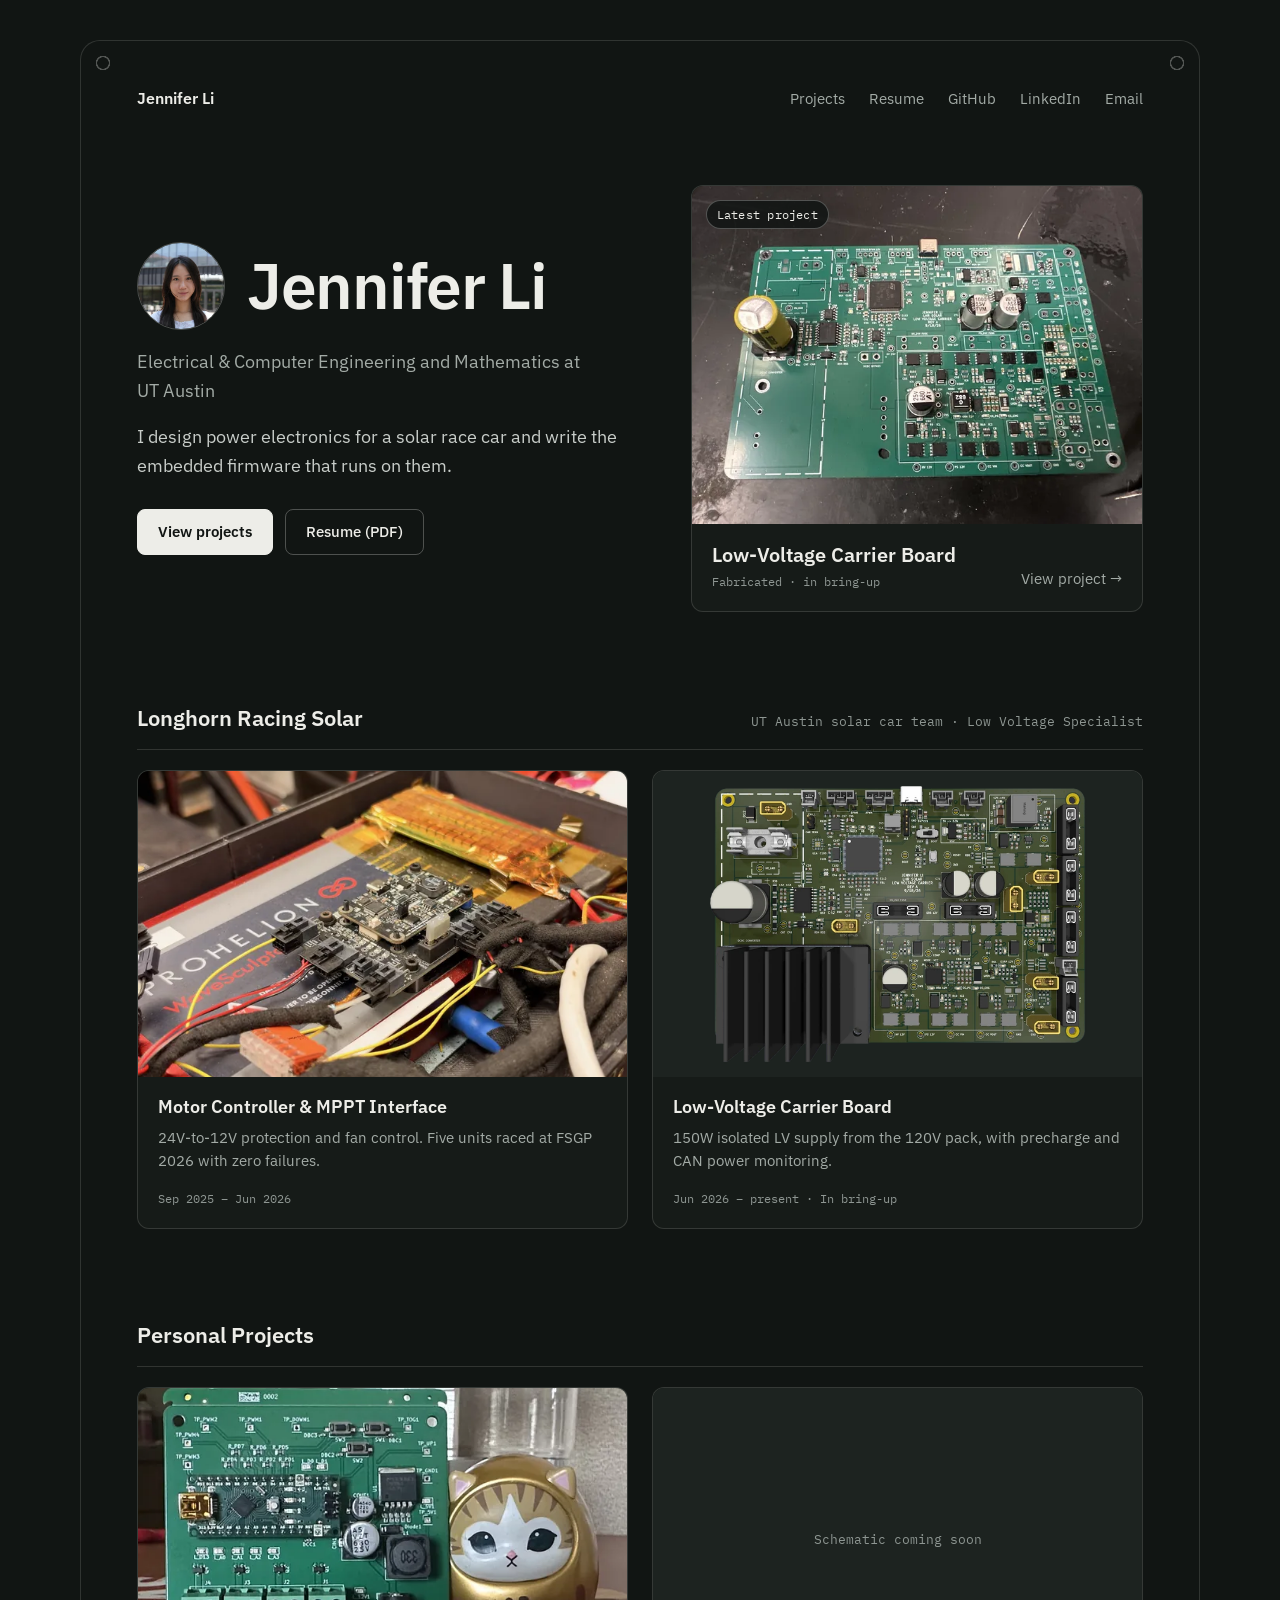
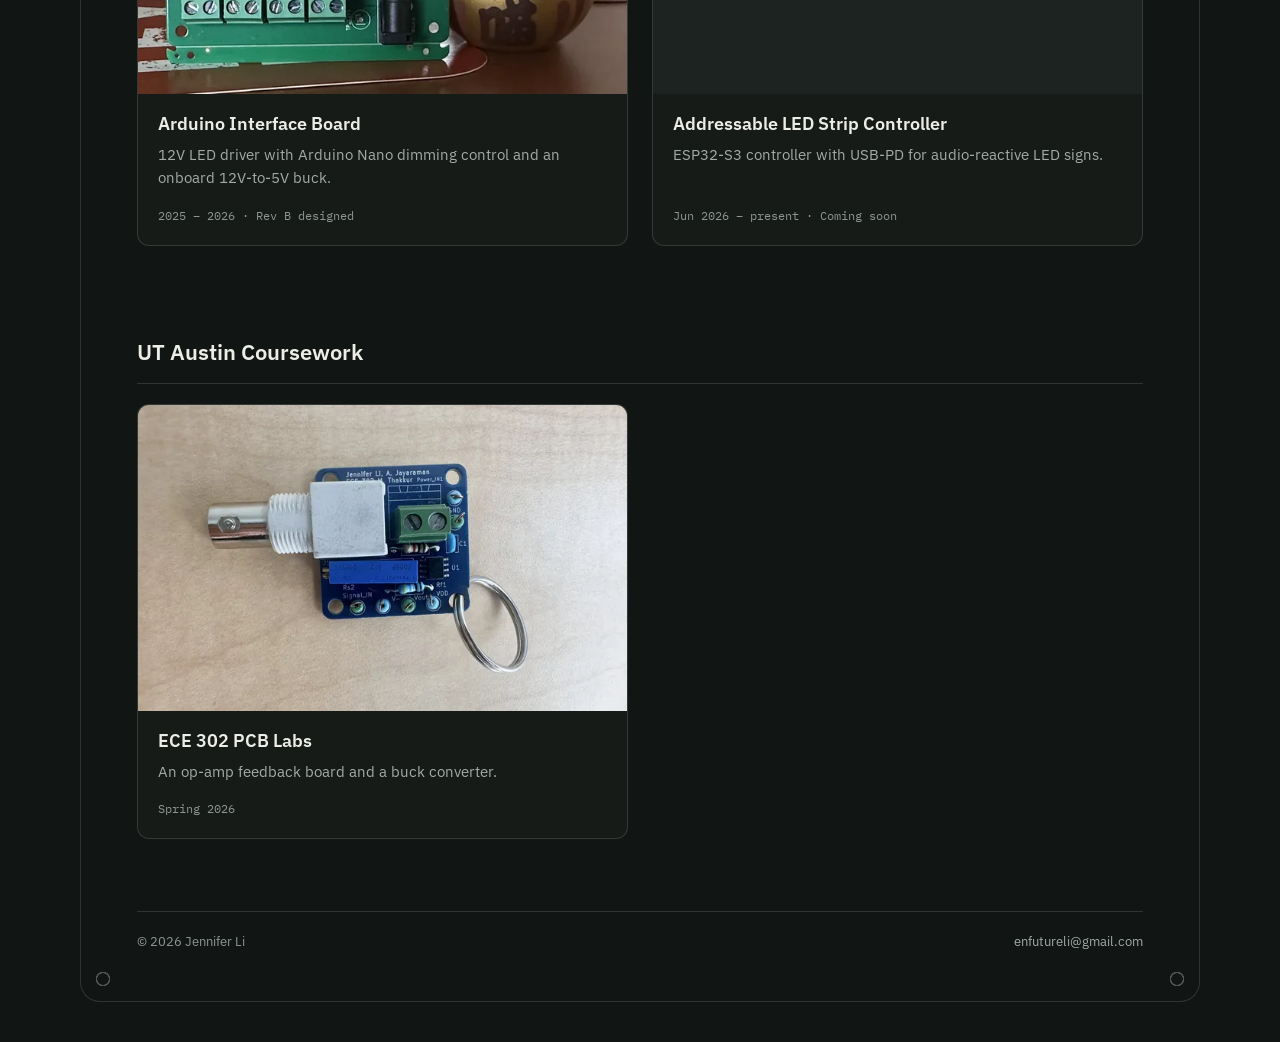
<file: index.html>
<!doctype html>
<html lang="en">
<head>
  <meta charset="utf-8">
  <meta name="viewport" content="width=device-width, initial-scale=1">
  <title>Jennifer Li — Portfolio</title>
  <meta name="description" content="Jennifer Li: Electrical &amp; Computer Engineering and Mathematics at UT Austin. PCB design, power electronics, and embedded firmware.">
  <meta name="theme-color" content="#111513">
  <meta property="og:type" content="website">
  <meta property="og:title" content="Jennifer Li — Portfolio">
  <meta property="og:description" content="Jennifer Li: Electrical &amp; Computer Engineering and Mathematics at UT Austin. PCB design, power electronics, and embedded firmware.">
  <meta property="og:url" content="https://jennifer1i.github.io/">
  <meta property="og:image" content="https://jennifer1i.github.io/og.jpg">
  <meta name="twitter:card" content="summary_large_image">
  <link rel="icon" href="favicon.svg" type="image/svg+xml">
  <link rel="preconnect" href="https://fonts.googleapis.com">
  <link rel="preconnect" href="https://fonts.gstatic.com" crossorigin>
  <link rel="stylesheet" href="https://fonts.googleapis.com/css2?family=IBM+Plex+Mono:wght@400&amp;family=IBM+Plex+Sans:wght@400;500;600&amp;display=swap">
  <link rel="stylesheet" href="style.css">
</head>
<body>
<div class="board">

  <nav class="nav" aria-label="Main">
    <a class="home" href="index.html">Jennifer Li</a>
    <ul>
      <li><a href="#projects">Projects</a></li>
      <li><a href="resume.pdf">Resume</a></li>
      <li><a href="https://github.com/jennifer1i">GitHub</a></li>
      <li><a href="https://www.linkedin.com/in/jennifer-li-ece/">LinkedIn</a></li>
      <li><a href="mailto:enfutureli@gmail.com">Email</a></li>
    </ul>
  </nav>

<main>
  <section class="hero">
    <div>
      <div class="id">
        <img class="headshot" src="headshot.webp" width="320" height="320" alt="Jennifer Li">
        <h1>Jennifer Li</h1>
      </div>
      <p class="sub">Electrical &amp; Computer Engineering and Mathematics at UT&nbsp;Austin</p>
      <p class="intro">I design power electronics for a solar race car and write the embedded firmware that runs on them.</p>
      <div class="actions">
        <a class="btn primary" href="#projects">View projects</a>
        <a class="btn" href="resume.pdf">Resume (PDF)</a>
      </div>
    </div>

    <a class="latest" href="lv-carrier.html">
      <img src="arrived-1200.webp" srcset="arrived-640.webp 640w, arrived-1200.webp 1200w, arrived-large.webp 2000w" sizes="(max-width: 960px) calc(100vw - 66px), 480px" width="1200" height="900" alt="Fabricated Rev A LV Carrier board">
      <span class="flag">Latest project</span>
      <span class="body">
        <span>
          <span class="title">Low-Voltage Carrier Board</span>
          <span class="status">Fabricated · in bring-up</span>
        </span>
        <span class="go">View project →</span>
      </span>
    </a>
  </section>

  <div id="projects">
  <section class="group" id="lhr" aria-labelledby="lhr-h">
    <div class="group-head">
      <h2 id="lhr-h">Longhorn Racing Solar</h2>
      <p>UT Austin solar car team · Low Voltage Specialist</p>
    </div>
    <div class="cards">
      <a class="card" href="motor-controller-mppt.html">
        <div class="thumb"><img src="oncar-2-640.webp" srcset="oncar-2-640.webp 640w, oncar-2-1200.webp 1200w, oncar-2-large.webp 2000w" sizes="(max-width: 620px) calc(100vw - 66px), (max-width: 1140px) 45vw, 500px" width="640" height="480" alt="" loading="lazy" decoding="async"></div>
        <div class="body">
          <h3>Motor Controller &amp; MPPT Interface</h3>
          <p>24V-to-12V protection and fan control. Five units raced at FSGP 2026 with zero failures.</p>
          <span class="meta">Sep 2025 – Jun 2026</span>
        </div>
      </a>
      <a class="card" href="lv-carrier.html">
        <div class="thumb contain"><img src="render-640.webp" srcset="render-640.webp 640w, render-1200.webp 1200w, render-large.webp 1779w" sizes="(max-width: 620px) calc(100vw - 66px), (max-width: 1140px) 45vw, 500px" width="640" height="476" alt="" loading="lazy" decoding="async"></div>
        <div class="body">
          <h3>Low-Voltage Carrier Board</h3>
          <p>150W isolated LV supply from the 120V pack, with precharge and CAN power monitoring.</p>
          <span class="meta">Jun 2026 – present · In bring-up</span>
        </div>
      </a>
    </div>
  </section>
  <section class="group" id="personal" aria-labelledby="personal-h">
    <div class="group-head">
      <h2 id="personal-h">Personal Projects</h2>
    </div>
    <div class="cards">
      <a class="card" href="arduino-interface.html">
        <div class="thumb"><img src="reva-photo-640.webp" srcset="reva-photo-640.webp 640w, reva-photo-1200.webp 1200w, reva-photo-large.webp 1768w" sizes="(max-width: 620px) calc(100vw - 66px), (max-width: 1140px) 45vw, 500px" width="640" height="387" alt="" loading="lazy" decoding="async"></div>
        <div class="body">
          <h3>Arduino Interface Board</h3>
          <p>12V LED driver with Arduino Nano dimming control and an onboard 12V-to-5V buck.</p>
          <span class="meta">2025 – 2026 · Rev B designed</span>
        </div>
      </a>
      <a class="card" href="led-controller.html">
        <div class="thumb empty">Schematic coming soon</div>
        <div class="body">
          <h3>Addressable LED Strip Controller</h3>
          <p>ESP32-S3 controller with USB-PD for audio-reactive LED signs.</p>
          <span class="meta">Jun 2026 – present · Coming soon</span>
        </div>
      </a>
    </div>
  </section>
  <section class="group" id="coursework" aria-labelledby="coursework-h">
    <div class="group-head">
      <h2 id="coursework-h">UT Austin Coursework</h2>
    </div>
    <div class="cards">
      <a class="card" href="ece302-labs.html">
        <div class="thumb"><img src="lab4-keychain-640.webp" srcset="lab4-keychain-640.webp 640w, lab4-keychain-1200.webp 1200w, lab4-keychain-large.webp 2000w" sizes="(max-width: 620px) calc(100vw - 66px), (max-width: 1140px) 45vw, 500px" width="640" height="480" alt="" loading="lazy" decoding="async"></div>
        <div class="body">
          <h3>ECE 302 PCB Labs</h3>
          <p>An op-amp feedback board and a buck converter.</p>
          <span class="meta">Spring 2026</span>
        </div>
      </a>
    </div>
  </section>
  </div>
</main>

  <footer class="foot">
    <span>© 2026 Jennifer Li</span>
    <a href="mailto:enfutureli@gmail.com">enfutureli@gmail.com</a>
  </footer>
</div>
</body>
</html>
</file>
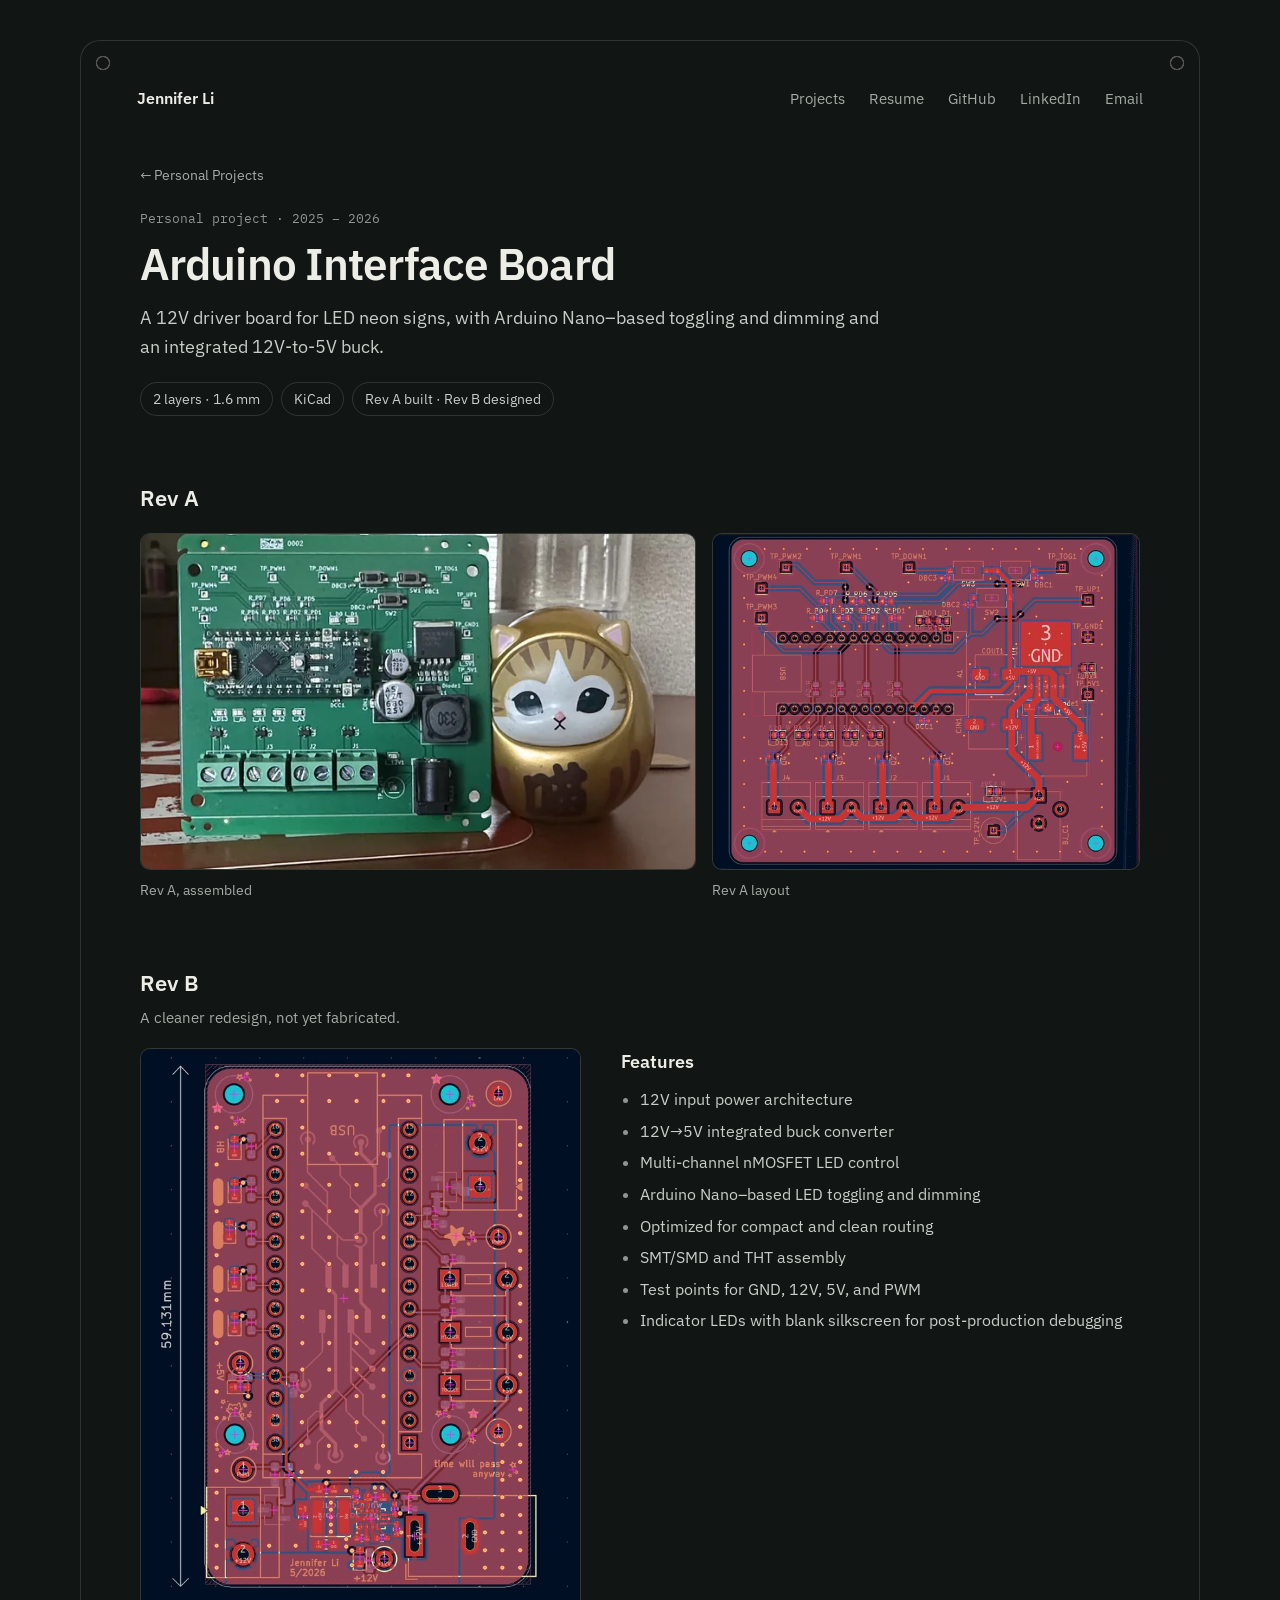
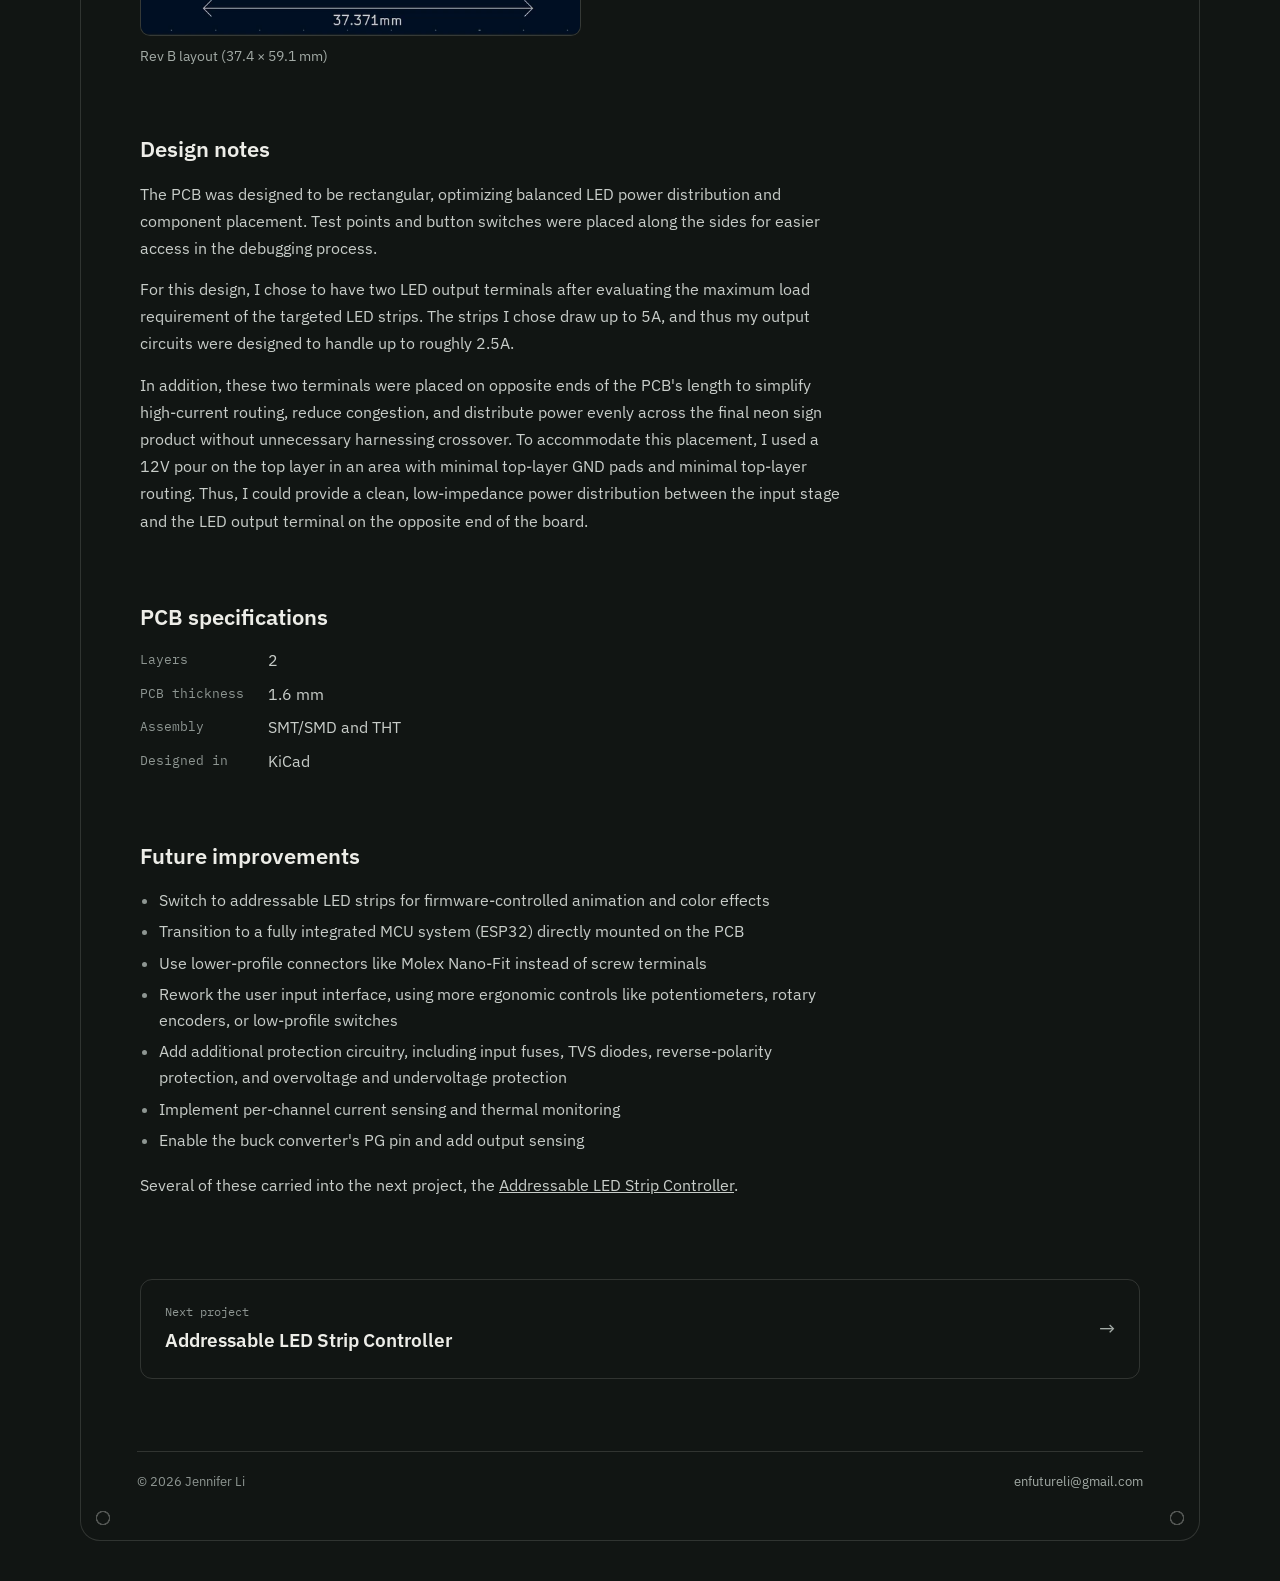
<file: arduino-interface.html>
<!doctype html>
<html lang="en">
<head>
  <meta charset="utf-8">
  <meta name="viewport" content="width=device-width, initial-scale=1">
  <title>Arduino Interface Board — Jennifer Li</title>
  <meta name="description" content="A 12V driver board for LED neon signs, with Arduino Nano–based toggling and dimming and an integrated 12V-to-5V buck.">
  <meta name="theme-color" content="#111513">
  <meta property="og:type" content="website">
  <meta property="og:title" content="Arduino Interface Board — Jennifer Li">
  <meta property="og:description" content="A 12V driver board for LED neon signs, with Arduino Nano–based toggling and dimming and an integrated 12V-to-5V buck.">
  <meta property="og:url" content="https://jennifer1i.github.io/arduino-interface.html">
  <meta property="og:image" content="https://jennifer1i.github.io/og.jpg">
  <meta name="twitter:card" content="summary_large_image">
  <link rel="icon" href="favicon.svg" type="image/svg+xml">
  <link rel="preconnect" href="https://fonts.googleapis.com">
  <link rel="preconnect" href="https://fonts.gstatic.com" crossorigin>
  <link rel="stylesheet" href="https://fonts.googleapis.com/css2?family=IBM+Plex+Mono:wght@400&amp;family=IBM+Plex+Sans:wght@400;500;600&amp;display=swap">
  <link rel="stylesheet" href="style.css">
</head>
<body>
<div class="board">

  <nav class="nav" aria-label="Main">
    <a class="home" href="index.html">Jennifer Li</a>
    <ul>
      <li><a href="index.html#projects">Projects</a></li>
      <li><a href="resume.pdf">Resume</a></li>
      <li><a href="https://github.com/jennifer1i">GitHub</a></li>
      <li><a href="https://www.linkedin.com/in/jennifer-li-ece/">LinkedIn</a></li>
      <li><a href="mailto:enfutureli@gmail.com">Email</a></li>
    </ul>
  </nav>

<main class="project">
  <a class="crumb" href="index.html#personal">← Personal Projects</a>
  <header>
    <p class="eyebrow">Personal project · 2025 – 2026</p>
    <h1>Arduino Interface Board</h1>
    <p class="lede">A 12V driver board for LED neon signs, with Arduino Nano–based toggling and dimming and an integrated 12V-to-5V buck.</p>
    <ul class="chips">
      <li>2 layers · 1.6 mm</li>
      <li>KiCad</li>
      <li>Rev A built · Rev B designed</li>
    </ul>
  </header>

  <section class="stage">
    <h2>Rev A</h2>
    <div class="row">
      <figure class="shot" style="--ar: 1.655">
        <a class="zoom" href="reva-photo-large.webp"><img src="reva-photo-1200.webp" srcset="reva-photo-640.webp 640w, reva-photo-1200.webp 1200w, reva-photo-large.webp 1768w" sizes="(max-width: 720px) calc(100vw - 66px), 565px" width="1200" height="725" alt="Assembled green Rev A board with an Arduino Nano and screw terminals" loading="lazy" decoding="async"></a>
        <figcaption>Rev A, assembled</figcaption>
      </figure>
      <figure class="shot" style="--ar: 1.275">
        <a class="zoom" href="reva-layout-large.webp"><img src="reva-layout-1200.webp" srcset="reva-layout-640.webp 640w, reva-layout-1200.webp 1200w, reva-layout-large.webp 1762w" sizes="(max-width: 720px) calc(100vw - 66px), 435px" width="1200" height="941" alt="KiCad layout of the Rev A board" loading="lazy" decoding="async"></a>
        <figcaption>Rev A layout</figcaption>
      </figure>
    </div>
  </section>
  <section class="stage">
    <h2>Rev B</h2>
    <p class="note">A cleaner redesign, not yet fabricated.</p>
    <div class="split">
      <figure class="shot">
        <a class="zoom" href="revb-layout-1200.webp"><img src="revb-layout-1200.webp" srcset="revb-layout-640.webp 640w, revb-layout-1200.webp 1060w" sizes="(max-width: 720px) calc(100vw - 66px), 460px" width="1060" height="1414" alt="KiCad layout of the Rev B board" loading="lazy" decoding="async"></a>
        <figcaption>Rev B layout (37.4 × 59.1 mm)</figcaption>
      </figure>
      <div class="prose">
        <h3>Features</h3>
        <ul>
        <li>12V input power architecture</li>
        <li>12V→5V integrated buck converter</li>
        <li>Multi-channel nMOSFET LED control</li>
        <li>Arduino Nano–based LED toggling and dimming</li>
        <li>Optimized for compact and clean routing</li>
        <li>SMT/SMD and THT assembly</li>
        <li>Test points for GND, 12V, 5V, and PWM</li>
        <li>Indicator LEDs with blank silkscreen for post-production debugging</li>
        </ul>
      </div>
    </div>
  </section>

  <section class="stage prose">
    <h2>Design notes</h2>
    <div style="margin-top: 14px">
      <p>The PCB was designed to be rectangular, optimizing balanced LED power distribution and component placement. Test points and button switches were placed along the sides for easier access in the debugging process.</p>
      <p>For this design, I chose to have two LED output terminals after evaluating the maximum load requirement of the targeted LED strips. The strips I chose draw up to 5A, and thus my output circuits were designed to handle up to roughly 2.5A.</p>
      <p>In addition, these two terminals were placed on opposite ends of the PCB&#x27;s length to simplify high-current routing, reduce congestion, and distribute power evenly across the final neon sign product without unnecessary harnessing crossover. To accommodate this placement, I used a 12V pour on the top layer in an area with minimal top-layer GND pads and minimal top-layer routing. Thus, I could provide a clean, low-impedance power distribution between the input stage and the LED output terminal on the opposite end of the board.</p>
    </div>
  </section>

  <section class="stage prose">
    <h2>PCB specifications</h2>
    <dl class="specs" style="margin-top: 14px">
      <dt>Layers</dt><dd>2</dd>
      <dt>PCB thickness</dt><dd>1.6 mm</dd>
      <dt>Assembly</dt><dd>SMT/SMD and THT</dd>
      <dt>Designed in</dt><dd>KiCad</dd>
    </dl>
  </section>

  <section class="stage prose">
    <h2>Future improvements</h2>
    <ul style="margin-top: 14px">
      <li>Switch to addressable LED strips for firmware-controlled animation and color effects</li>
      <li>Transition to a fully integrated MCU system (ESP32) directly mounted on the PCB</li>
      <li>Use lower-profile connectors like Molex Nano-Fit instead of screw terminals</li>
      <li>Rework the user input interface, using more ergonomic controls like potentiometers, rotary encoders, or low-profile switches</li>
      <li>Add additional protection circuitry, including input fuses, TVS diodes, reverse-polarity protection, and overvoltage and undervoltage protection</li>
      <li>Implement per-channel current sensing and thermal monitoring</li>
      <li>Enable the buck converter&#x27;s PG pin and add output sensing</li>
    </ul>
    <p style="margin-top: 18px">Several of these carried into the next project, the <a href="led-controller.html">Addressable LED Strip Controller</a>.</p>
  </section>

  <a class="next" href="led-controller.html">
    <span><span class="label">Next project</span><span class="name">Addressable LED Strip Controller</span></span>
    <span class="arrow" aria-hidden="true">→</span>
  </a>
</main>

  <footer class="foot">
    <span>© 2026 Jennifer Li</span>
    <a href="mailto:enfutureli@gmail.com">enfutureli@gmail.com</a>
  </footer>
</div>
<dialog class="lightbox" id="lightbox" aria-label="Image viewer">
  <form method="dialog"><button class="close" aria-label="Close">×</button></form>
  <img alt="">
  <p class="lb-cap"></p>
</dialog>
<script src="script.js"></script>
</body>
</html>
</file>
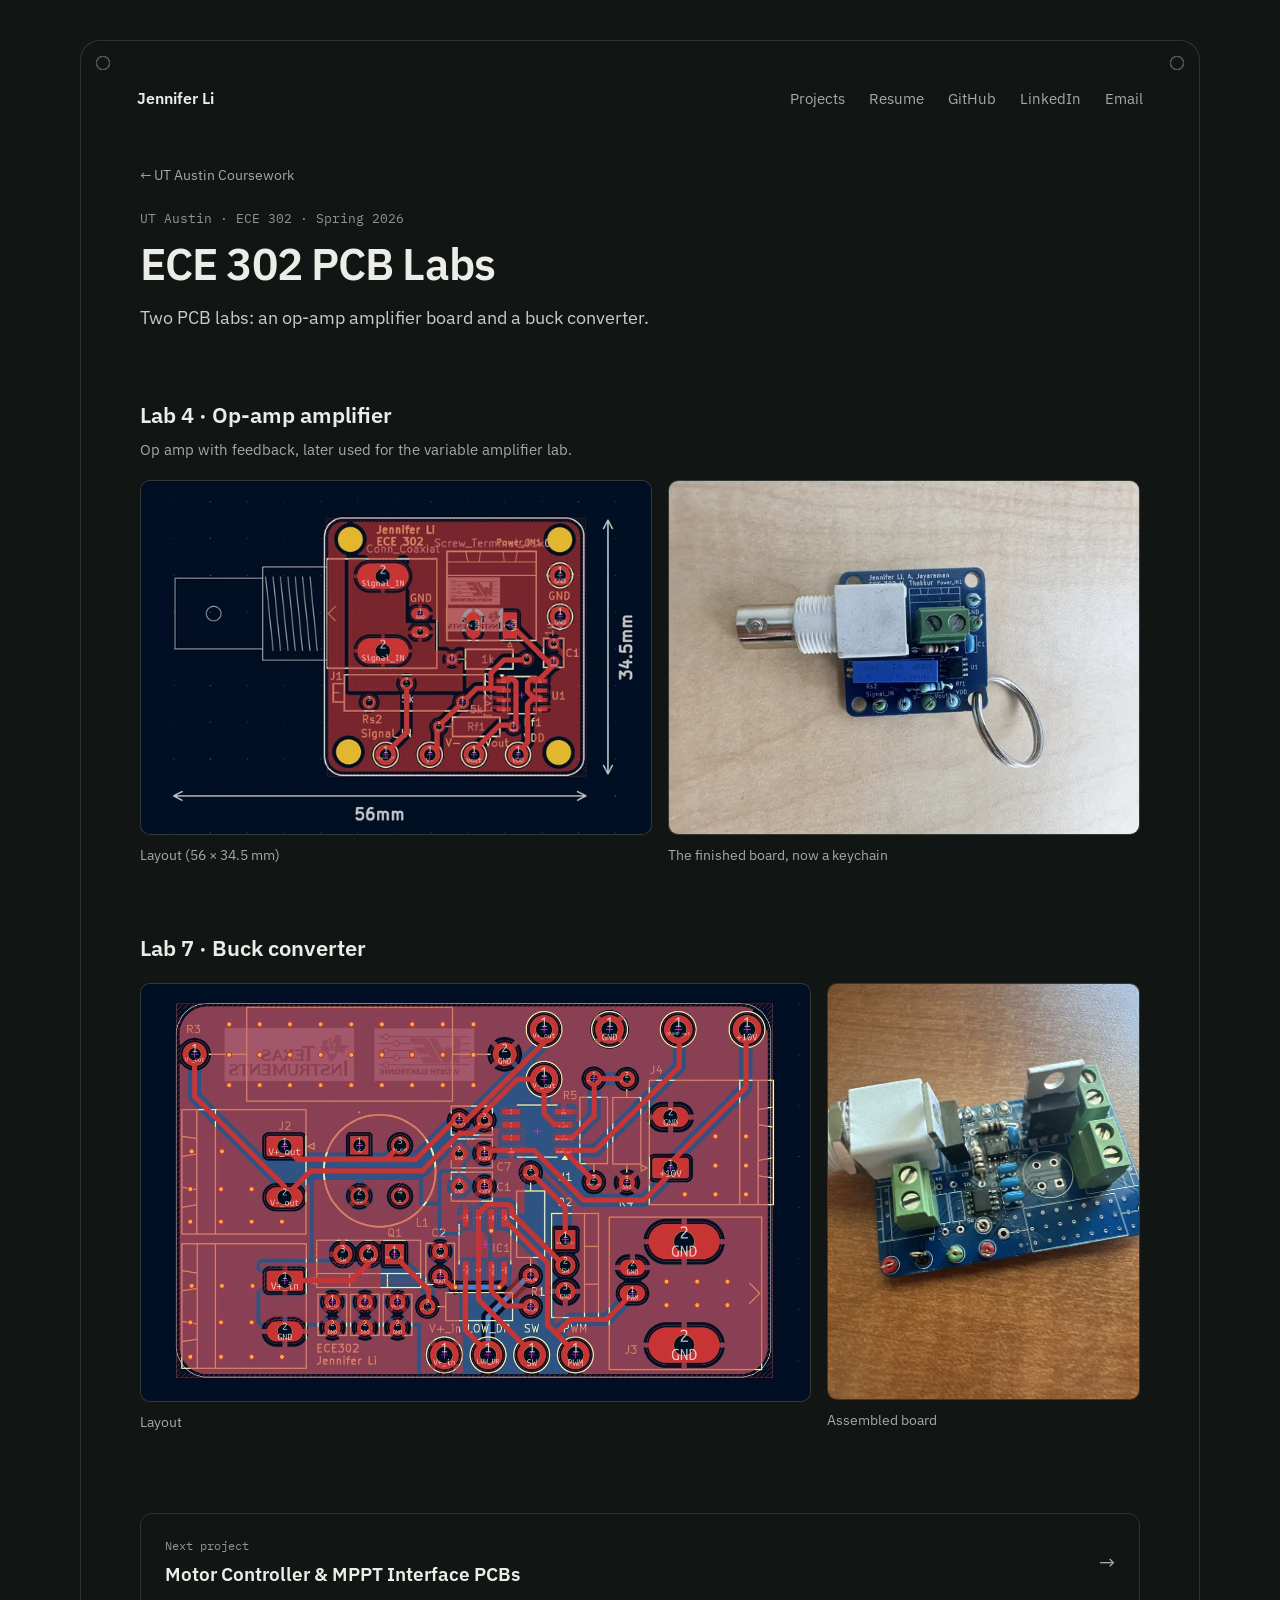
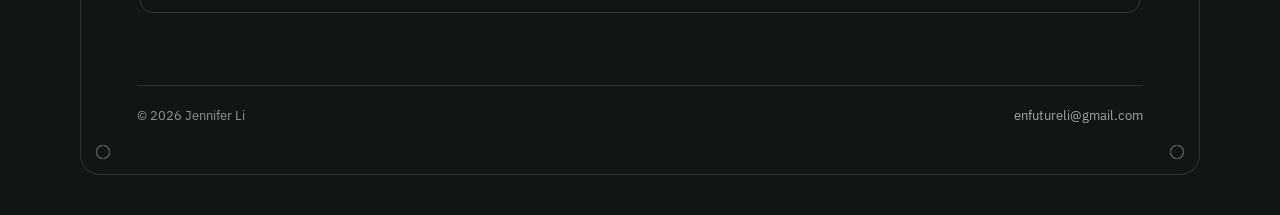
<file: ece302-labs.html>
<!doctype html>
<html lang="en">
<head>
  <meta charset="utf-8">
  <meta name="viewport" content="width=device-width, initial-scale=1">
  <title>ECE 302 PCB Labs — Jennifer Li</title>
  <meta name="description" content="Two PCB labs: an op-amp amplifier board and a buck converter.">
  <meta name="theme-color" content="#111513">
  <meta property="og:type" content="website">
  <meta property="og:title" content="ECE 302 PCB Labs — Jennifer Li">
  <meta property="og:description" content="Two PCB labs: an op-amp amplifier board and a buck converter.">
  <meta property="og:url" content="https://jennifer1i.github.io/ece302-labs.html">
  <meta property="og:image" content="https://jennifer1i.github.io/og.jpg">
  <meta name="twitter:card" content="summary_large_image">
  <link rel="icon" href="favicon.svg" type="image/svg+xml">
  <link rel="preconnect" href="https://fonts.googleapis.com">
  <link rel="preconnect" href="https://fonts.gstatic.com" crossorigin>
  <link rel="stylesheet" href="https://fonts.googleapis.com/css2?family=IBM+Plex+Mono:wght@400&amp;family=IBM+Plex+Sans:wght@400;500;600&amp;display=swap">
  <link rel="stylesheet" href="style.css">
</head>
<body>
<div class="board">

  <nav class="nav" aria-label="Main">
    <a class="home" href="index.html">Jennifer Li</a>
    <ul>
      <li><a href="index.html#projects">Projects</a></li>
      <li><a href="resume.pdf">Resume</a></li>
      <li><a href="https://github.com/jennifer1i">GitHub</a></li>
      <li><a href="https://www.linkedin.com/in/jennifer-li-ece/">LinkedIn</a></li>
      <li><a href="mailto:enfutureli@gmail.com">Email</a></li>
    </ul>
  </nav>

<main class="project">
  <a class="crumb" href="index.html#coursework">← UT Austin Coursework</a>
  <header>
    <p class="eyebrow">UT Austin · ECE 302 · Spring 2026</p>
    <h1>ECE 302 PCB Labs</h1>
    <p class="lede">Two PCB labs: an op-amp amplifier board and a buck converter.</p>
  </header>

  <section class="stage">
    <h2>Lab 4 · Op-amp amplifier</h2>
    <p class="note">Op amp with feedback, later used for the variable amplifier lab.</p>
    <div class="row">
      <figure class="shot" style="--ar: 1.443">
        <a class="zoom" href="lab4-layout-large.webp"><img src="lab4-layout-1200.webp" srcset="lab4-layout-640.webp 640w, lab4-layout-1200.webp 1200w, lab4-layout-large.webp 1758w" sizes="(max-width: 720px) calc(100vw - 66px), 520px" width="1200" height="831" alt="KiCad layout of the Lab 4 op-amp board" loading="lazy" decoding="async"></a>
        <figcaption>Layout (56 × 34.5 mm)</figcaption>
      </figure>
      <figure class="shot" style="--ar: 1.333">
        <a class="zoom" href="lab4-keychain-large.webp"><img src="lab4-keychain-1200.webp" srcset="lab4-keychain-640.webp 640w, lab4-keychain-1200.webp 1200w, lab4-keychain-large.webp 2000w" sizes="(max-width: 720px) calc(100vw - 66px), 480px" width="1200" height="900" alt="Blue Lab 4 board with a BNC connector, on a key ring" loading="lazy" decoding="async"></a>
        <figcaption>The finished board, now a keychain</figcaption>
      </figure>
    </div>
  </section>
  <section class="stage">
    <h2>Lab 7 · Buck converter</h2>
    <div class="row">
      <figure class="shot" style="--ar: 1.605">
        <a class="zoom" href="lab7-layout-large.webp"><img src="lab7-layout-1200.webp" srcset="lab7-layout-640.webp 640w, lab7-layout-1200.webp 1200w, lab7-layout-large.webp 2000w" sizes="(max-width: 720px) calc(100vw - 66px), 682px" width="1200" height="748" alt="KiCad layout of the Lab 7 buck converter board" loading="lazy" decoding="async"></a>
        <figcaption>Layout</figcaption>
      </figure>
      <figure class="shot" style="--ar: 0.750">
        <a class="zoom" href="lab7-photo-large.webp"><img src="lab7-photo-1200.webp" srcset="lab7-photo-640.webp 640w, lab7-photo-1200.webp 1200w, lab7-photo-large.webp 2000w" sizes="(max-width: 720px) calc(100vw - 66px), 318px" width="1200" height="1600" alt="Assembled blue buck converter board" loading="lazy" decoding="async"></a>
        <figcaption>Assembled board</figcaption>
      </figure>
    </div>
  </section>

  <a class="next" href="motor-controller-mppt.html">
    <span><span class="label">Next project</span><span class="name">Motor Controller &amp; MPPT Interface PCBs</span></span>
    <span class="arrow" aria-hidden="true">→</span>
  </a>
</main>

  <footer class="foot">
    <span>© 2026 Jennifer Li</span>
    <a href="mailto:enfutureli@gmail.com">enfutureli@gmail.com</a>
  </footer>
</div>
<dialog class="lightbox" id="lightbox" aria-label="Image viewer">
  <form method="dialog"><button class="close" aria-label="Close">×</button></form>
  <img alt="">
  <p class="lb-cap"></p>
</dialog>
<script src="script.js"></script>
</body>
</html>
</file>
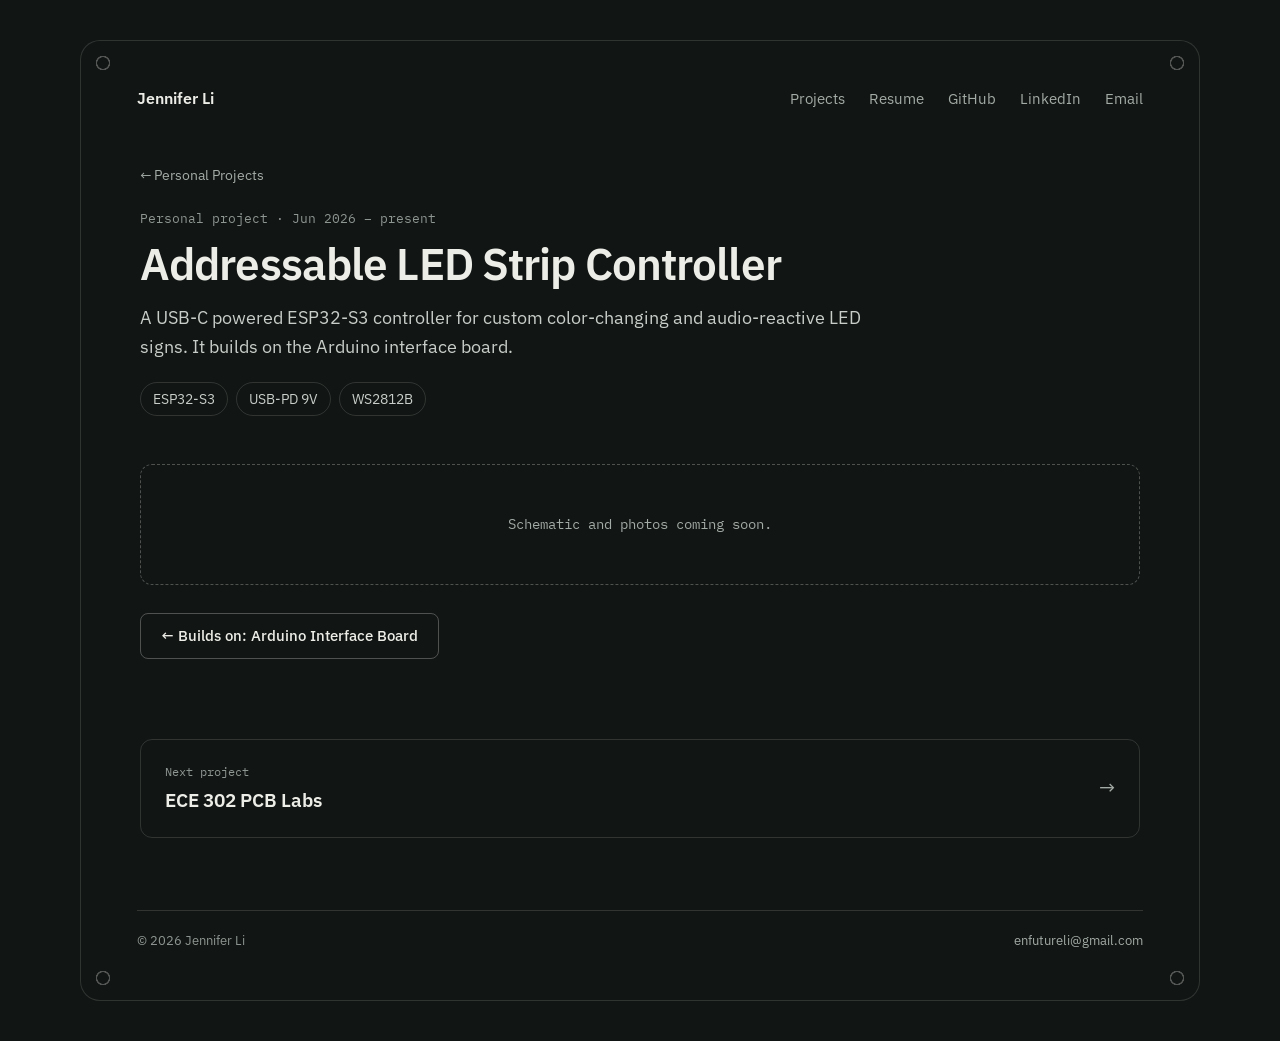
<file: led-controller.html>
<!doctype html>
<html lang="en">
<head>
  <meta charset="utf-8">
  <meta name="viewport" content="width=device-width, initial-scale=1">
  <title>Addressable LED Strip Controller — Jennifer Li</title>
  <meta name="description" content="A USB-C powered ESP32-S3 controller for custom color-changing and audio-reactive LED signs. It builds on the Arduino interface board.">
  <meta name="theme-color" content="#111513">
  <meta property="og:type" content="website">
  <meta property="og:title" content="Addressable LED Strip Controller — Jennifer Li">
  <meta property="og:description" content="A USB-C powered ESP32-S3 controller for custom color-changing and audio-reactive LED signs. It builds on the Arduino interface board.">
  <meta property="og:url" content="https://jennifer1i.github.io/led-controller.html">
  <meta property="og:image" content="https://jennifer1i.github.io/og.jpg">
  <meta name="twitter:card" content="summary_large_image">
  <link rel="icon" href="favicon.svg" type="image/svg+xml">
  <link rel="preconnect" href="https://fonts.googleapis.com">
  <link rel="preconnect" href="https://fonts.gstatic.com" crossorigin>
  <link rel="stylesheet" href="https://fonts.googleapis.com/css2?family=IBM+Plex+Mono:wght@400&amp;family=IBM+Plex+Sans:wght@400;500;600&amp;display=swap">
  <link rel="stylesheet" href="style.css">
</head>
<body>
<div class="board">

  <nav class="nav" aria-label="Main">
    <a class="home" href="index.html">Jennifer Li</a>
    <ul>
      <li><a href="index.html#projects">Projects</a></li>
      <li><a href="resume.pdf">Resume</a></li>
      <li><a href="https://github.com/jennifer1i">GitHub</a></li>
      <li><a href="https://www.linkedin.com/in/jennifer-li-ece/">LinkedIn</a></li>
      <li><a href="mailto:enfutureli@gmail.com">Email</a></li>
    </ul>
  </nav>

<main class="project">
  <a class="crumb" href="index.html#personal">← Personal Projects</a>
  <header>
    <p class="eyebrow">Personal project · Jun 2026 – present</p>
    <h1>Addressable LED Strip Controller</h1>
    <p class="lede">A USB-C powered ESP32-S3 controller for custom color-changing and audio-reactive LED signs. It builds on the Arduino interface board.</p>
    <ul class="chips">
      <li>ESP32-S3</li>
      <li>USB-PD 9V</li>
      <li>WS2812B</li>
    </ul>
  </header>

  <div class="soon">Schematic and photos coming soon.</div>
  <div class="actions"><a class="btn" href="arduino-interface.html">← Builds on: Arduino Interface Board</a></div>

  <a class="next" href="ece302-labs.html">
    <span><span class="label">Next project</span><span class="name">ECE 302 PCB Labs</span></span>
    <span class="arrow" aria-hidden="true">→</span>
  </a>
</main>

  <footer class="foot">
    <span>© 2026 Jennifer Li</span>
    <a href="mailto:enfutureli@gmail.com">enfutureli@gmail.com</a>
  </footer>
</div>
</body>
</html>
</file>
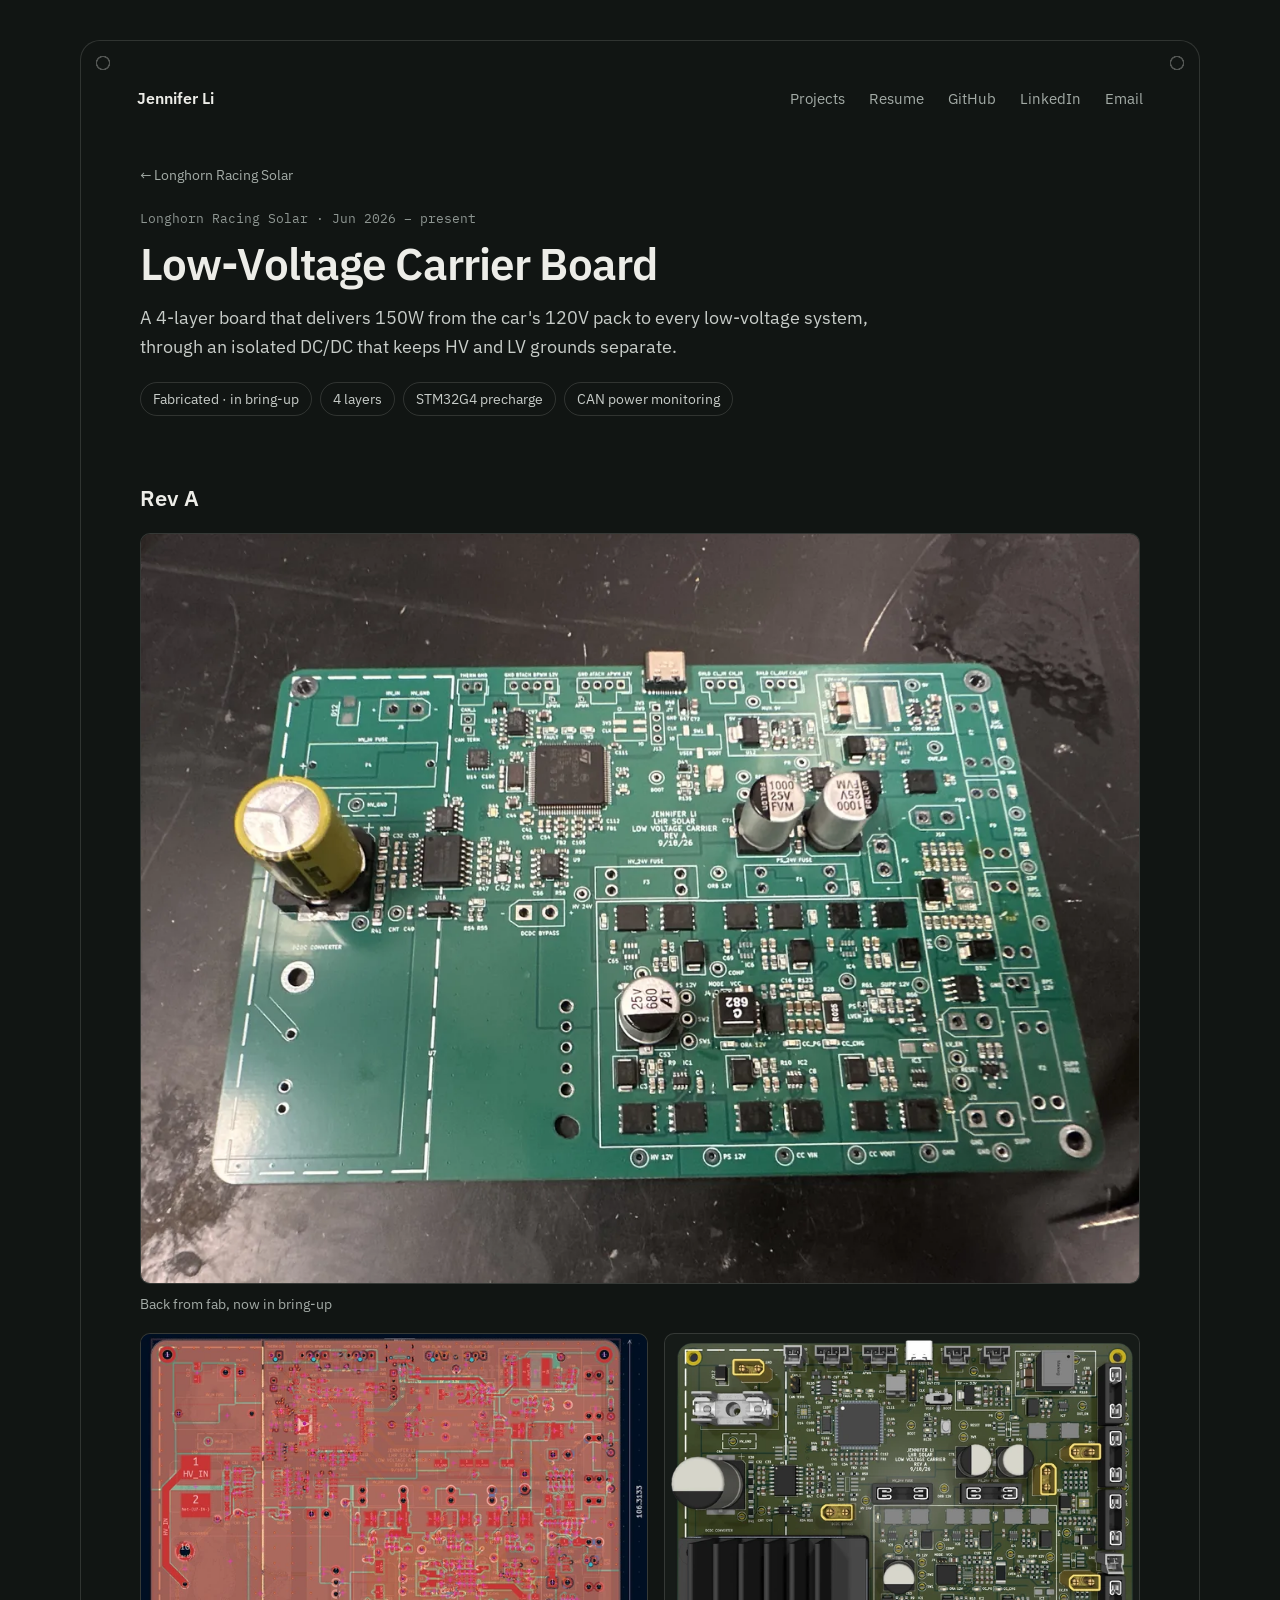
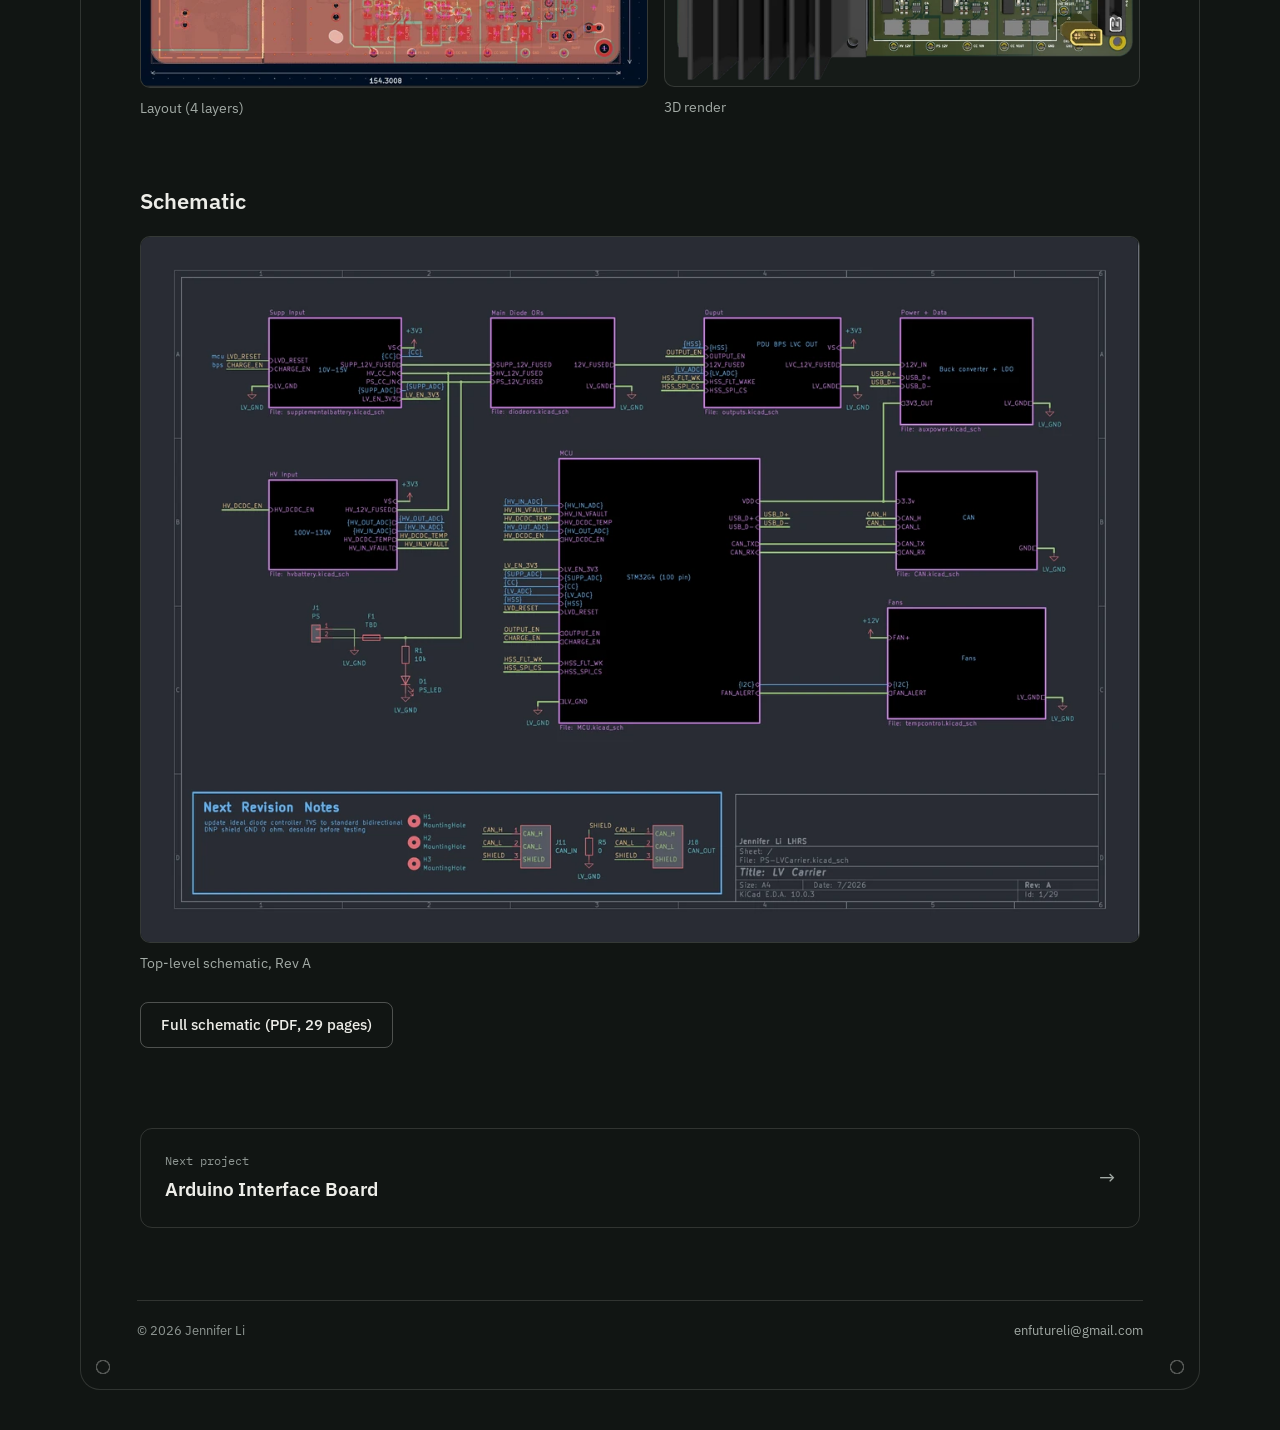
<file: lv-carrier.html>
<!doctype html>
<html lang="en">
<head>
  <meta charset="utf-8">
  <meta name="viewport" content="width=device-width, initial-scale=1">
  <title>Low-Voltage Carrier Board — Jennifer Li</title>
  <meta name="description" content="A 4-layer board that delivers 150W from the car&#x27;s 120V pack to every low-voltage system, through an isolated DC/DC that keeps HV and LV grounds separate.">
  <meta name="theme-color" content="#111513">
  <meta property="og:type" content="website">
  <meta property="og:title" content="Low-Voltage Carrier Board — Jennifer Li">
  <meta property="og:description" content="A 4-layer board that delivers 150W from the car&#x27;s 120V pack to every low-voltage system, through an isolated DC/DC that keeps HV and LV grounds separate.">
  <meta property="og:url" content="https://jennifer1i.github.io/lv-carrier.html">
  <meta property="og:image" content="https://jennifer1i.github.io/og.jpg">
  <meta name="twitter:card" content="summary_large_image">
  <link rel="icon" href="favicon.svg" type="image/svg+xml">
  <link rel="preconnect" href="https://fonts.googleapis.com">
  <link rel="preconnect" href="https://fonts.gstatic.com" crossorigin>
  <link rel="stylesheet" href="https://fonts.googleapis.com/css2?family=IBM+Plex+Mono:wght@400&amp;family=IBM+Plex+Sans:wght@400;500;600&amp;display=swap">
  <link rel="stylesheet" href="style.css">
</head>
<body>
<div class="board">

  <nav class="nav" aria-label="Main">
    <a class="home" href="index.html">Jennifer Li</a>
    <ul>
      <li><a href="index.html#projects">Projects</a></li>
      <li><a href="resume.pdf">Resume</a></li>
      <li><a href="https://github.com/jennifer1i">GitHub</a></li>
      <li><a href="https://www.linkedin.com/in/jennifer-li-ece/">LinkedIn</a></li>
      <li><a href="mailto:enfutureli@gmail.com">Email</a></li>
    </ul>
  </nav>

<main class="project">
  <a class="crumb" href="index.html#lhr">← Longhorn Racing Solar</a>
  <header>
    <p class="eyebrow">Longhorn Racing Solar · Jun 2026 – present</p>
    <h1>Low-Voltage Carrier Board</h1>
    <p class="lede">A 4-layer board that delivers 150W from the car&#x27;s 120V pack to every low-voltage system, through an isolated DC/DC that keeps HV and LV grounds separate.</p>
    <ul class="chips">
      <li>Fabricated · in bring-up</li>
      <li>4 layers</li>
      <li>STM32G4 precharge</li>
      <li>CAN power monitoring</li>
    </ul>
  </header>

  <section class="stage">
    <h2>Rev A</h2>
    <div class="row">
      <figure class="shot" style="--ar: 1.333">
        <a class="zoom" href="arrived-large.webp"><img src="arrived-1200.webp" srcset="arrived-640.webp 640w, arrived-1200.webp 1200w, arrived-large.webp 2000w" sizes="(max-width: 720px) calc(100vw - 66px), 1000px" width="1200" height="900" alt="Fabricated Rev A LV Carrier board" loading="lazy" decoding="async"></a>
        <figcaption>Back from fab, now in bring-up</figcaption>
      </figure>
    </div>
    <div class="row">
      <figure class="shot" style="--ar: 1.437">
        <a class="zoom" href="layout-large.webp"><img src="layout-1200.webp" srcset="layout-640.webp 640w, layout-1200.webp 1200w, layout-large.webp 2000w" sizes="(max-width: 720px) calc(100vw - 66px), 516px" width="1200" height="835" alt="KiCad layout of the LV Carrier board" loading="lazy" decoding="async"></a>
        <figcaption>Layout (4 layers)</figcaption>
      </figure>
      <figure class="shot" style="--ar: 1.346">
        <a class="zoom" href="render-large.webp"><img src="render-1200.webp" srcset="render-640.webp 640w, render-1200.webp 1200w, render-large.webp 1779w" sizes="(max-width: 720px) calc(100vw - 66px), 484px" width="1200" height="892" alt="3D render of the LV Carrier board with its heatsink" loading="lazy" decoding="async"></a>
        <figcaption>3D render</figcaption>
      </figure>
    </div>
  </section>
  <section class="stage">
    <h2>Schematic</h2>
    <div class="row">
      <figure class="shot" style="--ar: 1.414">
        <a class="zoom" href="schematic-top-large%20%287%29.webp"><img src="schematic-top-1200%20%286%29.webp" srcset="schematic-top-640%20%285%29.webp 640w, schematic-top-1200%20%286%29.webp 1200w, schematic-top-large%20%287%29.webp 2000w" sizes="(max-width: 720px) calc(100vw - 66px), 1000px" width="1200" height="848" alt="Top-level hierarchical schematic of the LV Carrier" loading="lazy" decoding="async"></a>
        <figcaption>Top-level schematic, Rev A</figcaption>
      </figure>
    </div>
    <div class="actions"><a class="btn" href="lv-carrier-schematic.pdf">Full schematic (PDF, 29 pages)</a></div>
  </section>

  <a class="next" href="arduino-interface.html">
    <span><span class="label">Next project</span><span class="name">Arduino Interface Board</span></span>
    <span class="arrow" aria-hidden="true">→</span>
  </a>
</main>

  <footer class="foot">
    <span>© 2026 Jennifer Li</span>
    <a href="mailto:enfutureli@gmail.com">enfutureli@gmail.com</a>
  </footer>
</div>
<dialog class="lightbox" id="lightbox" aria-label="Image viewer">
  <form method="dialog"><button class="close" aria-label="Close">×</button></form>
  <img alt="">
  <p class="lb-cap"></p>
</dialog>
<script src="script.js"></script>
</body>
</html>
</file>
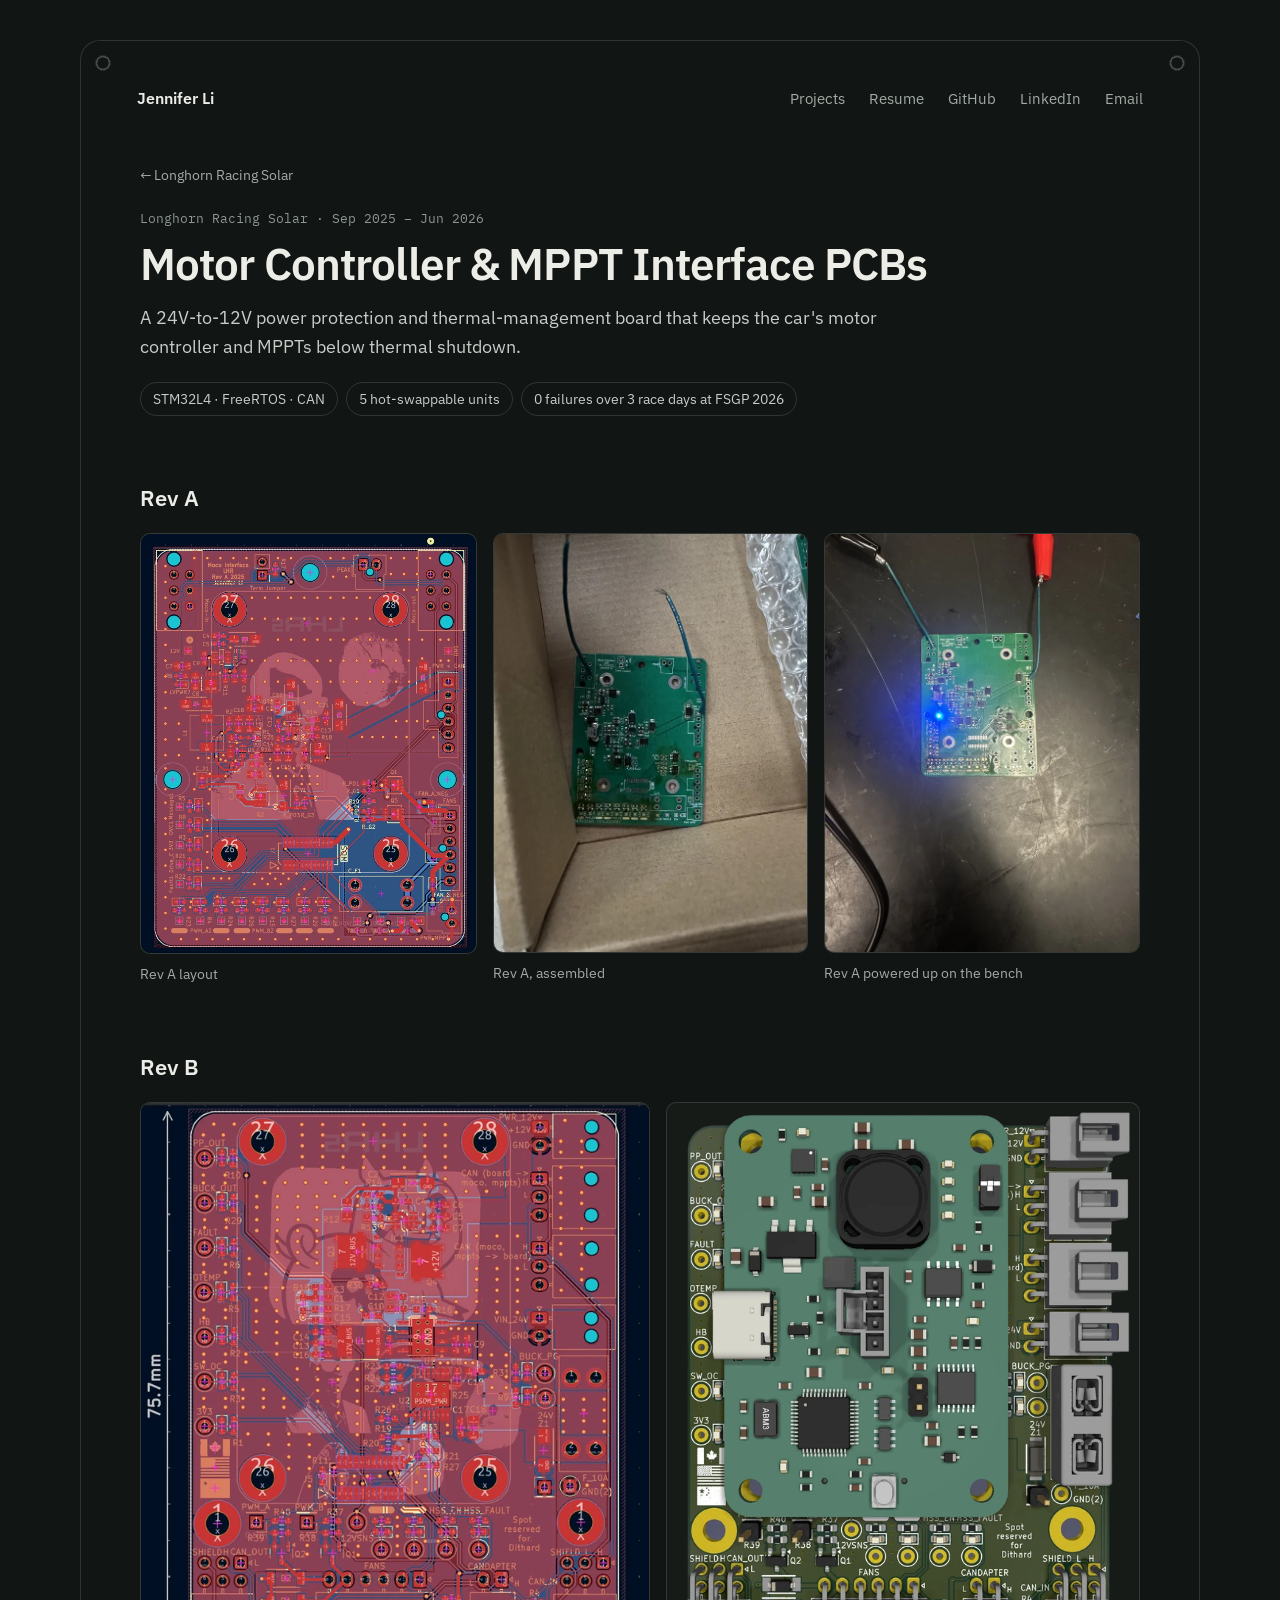
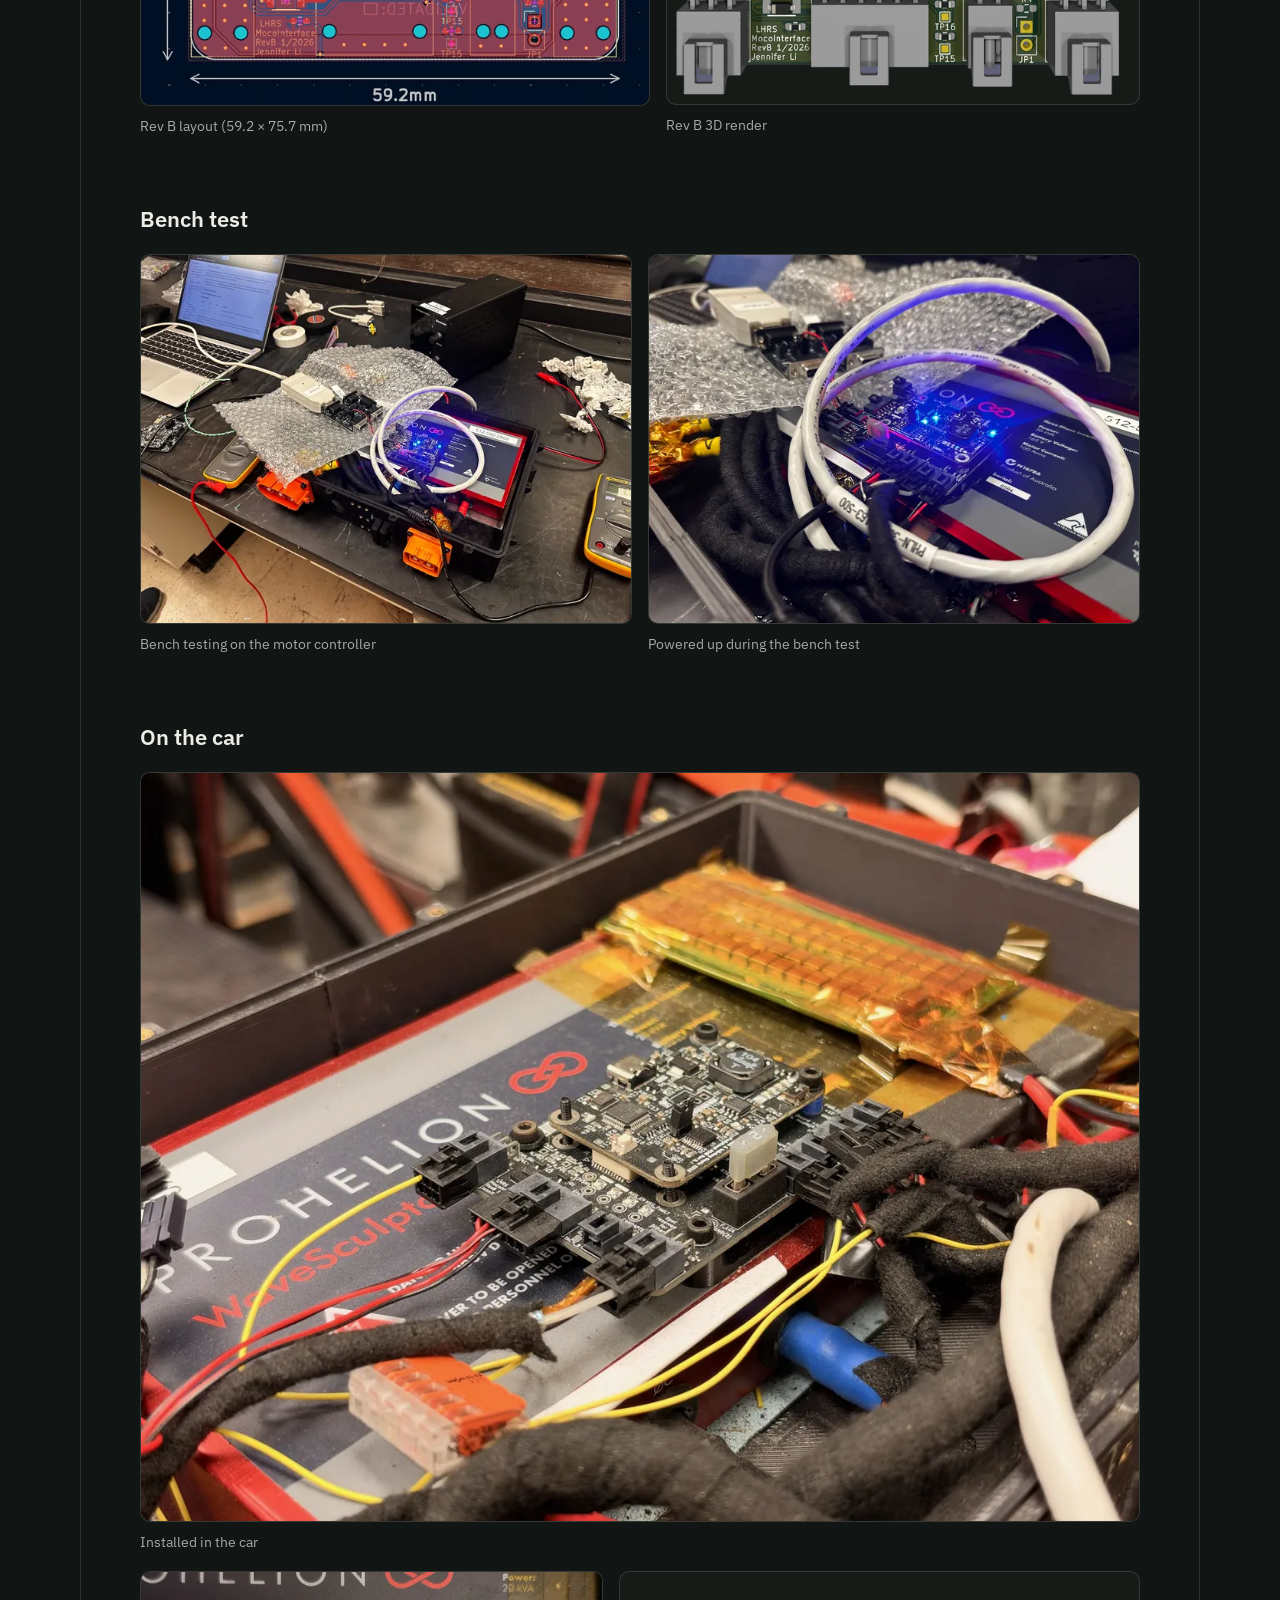
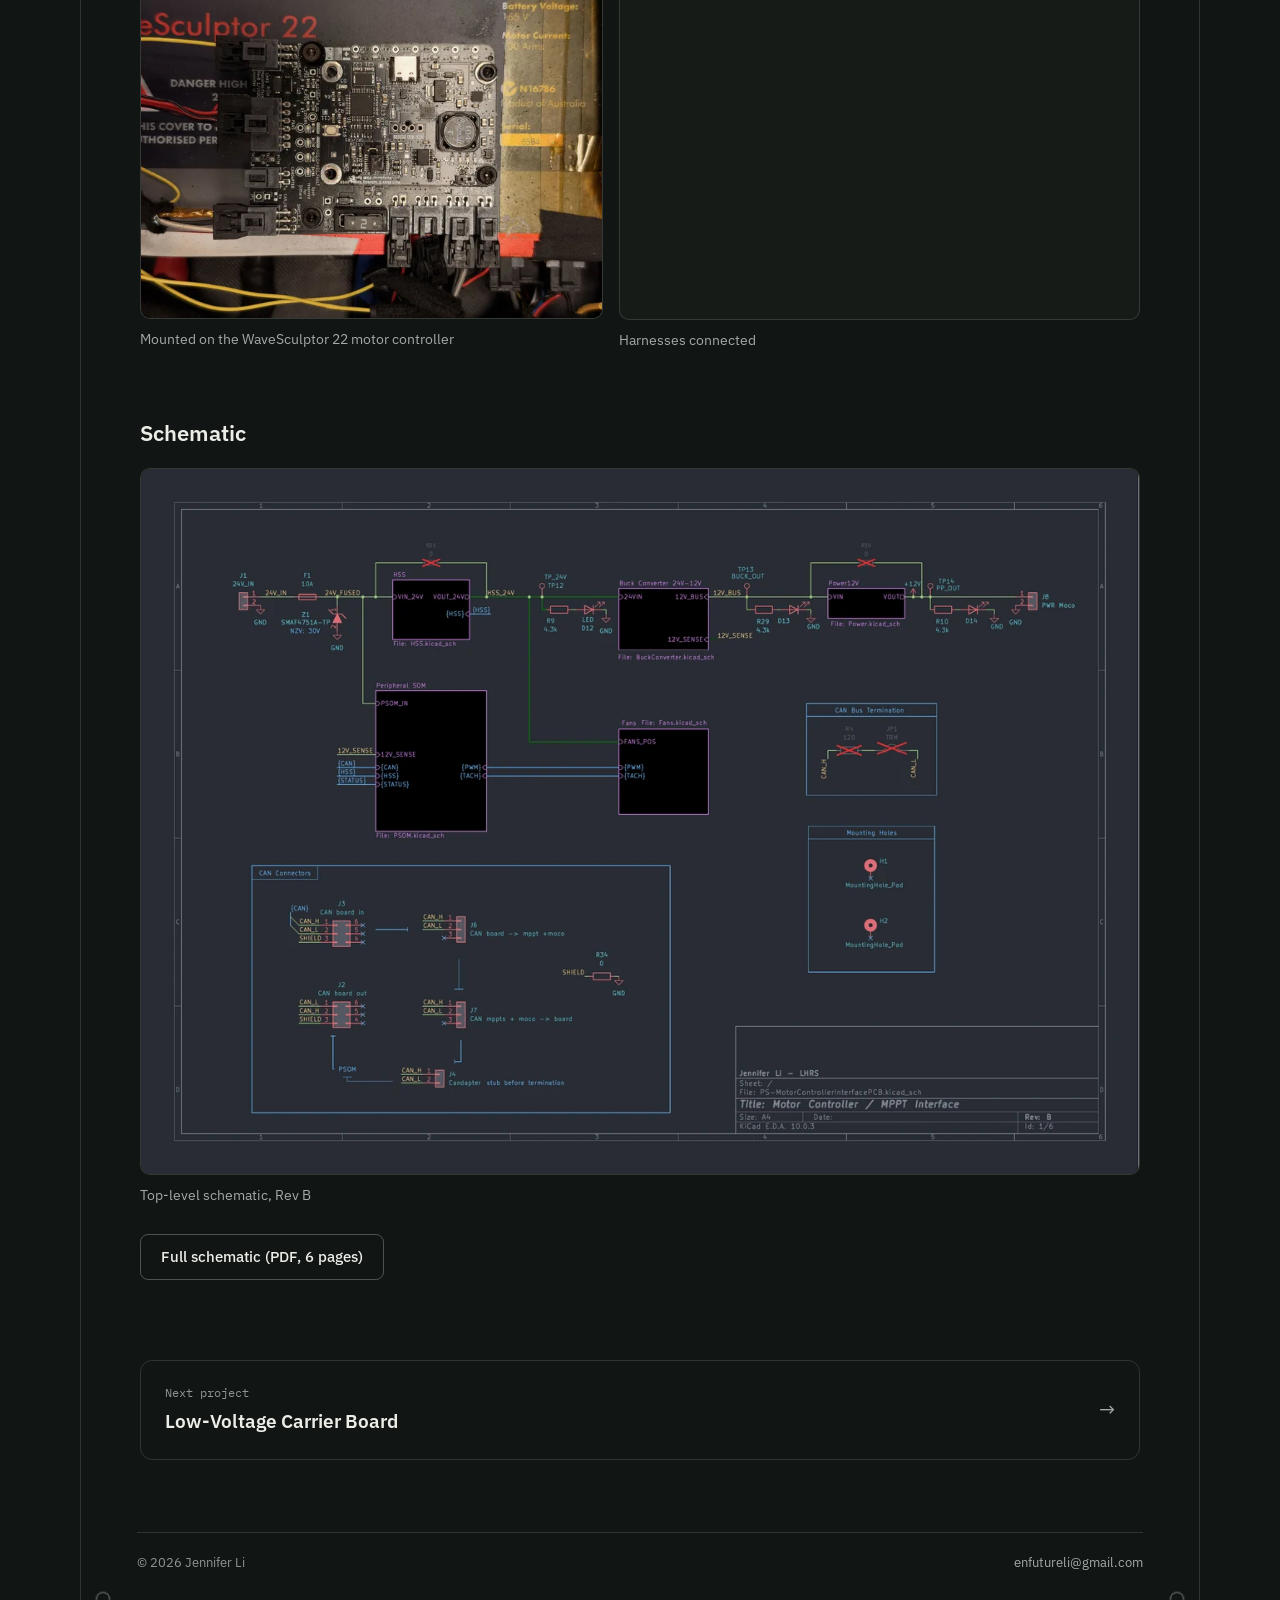
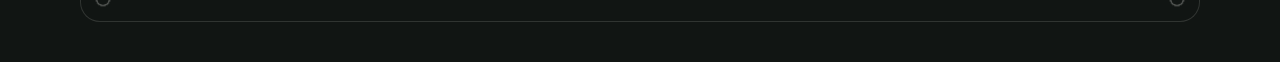
<file: motor-controller-mppt.html>
<!doctype html>
<html lang="en">
<head>
  <meta charset="utf-8">
  <meta name="viewport" content="width=device-width, initial-scale=1">
  <title>Motor Controller &amp; MPPT Interface PCBs — Jennifer Li</title>
  <meta name="description" content="A 24V-to-12V power protection and thermal-management board that keeps the car&#x27;s motor controller and MPPTs below thermal shutdown.">
  <meta name="theme-color" content="#111513">
  <meta property="og:type" content="website">
  <meta property="og:title" content="Motor Controller &amp; MPPT Interface PCBs — Jennifer Li">
  <meta property="og:description" content="A 24V-to-12V power protection and thermal-management board that keeps the car&#x27;s motor controller and MPPTs below thermal shutdown.">
  <meta property="og:url" content="https://jennifer1i.github.io/motor-controller-mppt.html">
  <meta property="og:image" content="https://jennifer1i.github.io/og.jpg">
  <meta name="twitter:card" content="summary_large_image">
  <link rel="icon" href="favicon.svg" type="image/svg+xml">
  <link rel="preconnect" href="https://fonts.googleapis.com">
  <link rel="preconnect" href="https://fonts.gstatic.com" crossorigin>
  <link rel="stylesheet" href="https://fonts.googleapis.com/css2?family=IBM+Plex+Mono:wght@400&amp;family=IBM+Plex+Sans:wght@400;500;600&amp;display=swap">
  <link rel="stylesheet" href="style.css">
</head>
<body>
<div class="board">

  <nav class="nav" aria-label="Main">
    <a class="home" href="index.html">Jennifer Li</a>
    <ul>
      <li><a href="index.html#projects">Projects</a></li>
      <li><a href="resume.pdf">Resume</a></li>
      <li><a href="https://github.com/jennifer1i">GitHub</a></li>
      <li><a href="https://www.linkedin.com/in/jennifer-li-ece/">LinkedIn</a></li>
      <li><a href="mailto:enfutureli@gmail.com">Email</a></li>
    </ul>
  </nav>

<main class="project">
  <a class="crumb" href="index.html#lhr">← Longhorn Racing Solar</a>
  <header>
    <p class="eyebrow">Longhorn Racing Solar · Sep 2025 – Jun 2026</p>
    <h1>Motor Controller &amp; MPPT Interface PCBs</h1>
    <p class="lede">A 24V-to-12V power protection and thermal-management board that keeps the car&#x27;s motor controller and MPPTs below thermal shutdown.</p>
    <ul class="chips">
      <li>STM32L4 · FreeRTOS · CAN</li>
      <li>5 hot-swappable units</li>
      <li>0 failures over 3 race days at FSGP 2026</li>
    </ul>
  </header>

  <section class="stage">
    <h2>Rev A</h2>
    <div class="row">
      <figure class="shot" style="--ar: 0.801">
        <a class="zoom" href="reva-layout-1200%20%284%29.webp"><img src="reva-layout-1200%20%284%29.webp" srcset="reva-layout-640%20%283%29.webp 640w, reva-layout-1200%20%284%29.webp 1104w" sizes="(max-width: 720px) calc(100vw - 66px), 348px" width="1104" height="1378" alt="KiCad layout of the Rev A interface board" loading="lazy" decoding="async"></a>
        <figcaption>Rev A layout</figcaption>
      </figure>
      <figure class="shot" style="--ar: 0.750">
        <a class="zoom" href="reva-assembled-large.webp"><img src="reva-assembled-1200.webp" srcset="reva-assembled-640.webp 640w, reva-assembled-1200.webp 1200w, reva-assembled-large.webp 2000w" sizes="(max-width: 720px) calc(100vw - 66px), 326px" width="1200" height="1600" alt="Assembled green Rev A board" loading="lazy" decoding="async"></a>
        <figcaption>Rev A, assembled</figcaption>
      </figure>
      <figure class="shot" style="--ar: 0.750">
        <a class="zoom" href="reva-powered-large.webp"><img src="reva-powered-1200.webp" srcset="reva-powered-640.webp 640w, reva-powered-1200.webp 1200w, reva-powered-large.webp 2000w" sizes="(max-width: 720px) calc(100vw - 66px), 326px" width="1200" height="1600" alt="Rev A board powered on, with a blue LED lit" loading="lazy" decoding="async"></a>
        <figcaption>Rev A powered up on the bench</figcaption>
      </figure>
    </div>
  </section>
  <section class="stage">
    <h2>Rev B</h2>
    <div class="row">
      <figure class="shot" style="--ar: 0.845">
        <a class="zoom" href="revb-layout-large.webp"><img src="revb-layout-1200%20%281%29.webp" srcset="revb-layout-640%20%282%29.webp 640w, revb-layout-1200%20%281%29.webp 1200w, revb-layout-large.webp 1218w" sizes="(max-width: 720px) calc(100vw - 66px), 519px" width="1200" height="1421" alt="KiCad layout of the Rev B board" loading="lazy" decoding="async"></a>
        <figcaption>Rev B layout (59.2 × 75.7 mm)</figcaption>
      </figure>
      <figure class="shot" style="--ar: 0.784">
        <a class="zoom" href="revb-render-large.webp"><img src="revb-render-1200.webp" srcset="revb-render-640.webp 640w, revb-render-1200.webp 1200w, revb-render-large.webp 1204w" sizes="(max-width: 720px) calc(100vw - 66px), 481px" width="1200" height="1530" alt="3D render of the Rev B board with its controller module mounted on top" loading="lazy" decoding="async"></a>
        <figcaption>Rev B 3D render</figcaption>
      </figure>
    </div>
  </section>
  <section class="stage">
    <h2>Bench test</h2>
    <div class="row">
      <figure class="shot" style="--ar: 1.333">
        <a class="zoom" href="bench-1-large.webp"><img src="bench-1-1200.webp" srcset="bench-1-640.webp 640w, bench-1-1200.webp 1200w, bench-1-large.webp 2000w" sizes="(max-width: 720px) calc(100vw - 66px), 500px" width="1200" height="900" alt="Board mounted on the motor controller on a lab bench, with meters and a laptop" loading="lazy" decoding="async"></a>
        <figcaption>Bench testing on the motor controller</figcaption>
      </figure>
      <figure class="shot" style="--ar: 1.333">
        <a class="zoom" href="bench-2-large.webp"><img src="bench-2-1200.webp" srcset="bench-2-640.webp 640w, bench-2-1200.webp 1200w, bench-2-large.webp 2000w" sizes="(max-width: 720px) calc(100vw - 66px), 500px" width="1200" height="900" alt="Close-up of the board lit up on the motor controller" loading="lazy" decoding="async"></a>
        <figcaption>Powered up during the bench test</figcaption>
      </figure>
    </div>
  </section>
  <section class="stage">
    <h2>On the car</h2>
    <div class="row">
      <figure class="shot" style="--ar: 1.333">
        <a class="zoom" href="oncar-2-large.webp"><img src="oncar-2-1200.webp" srcset="oncar-2-640.webp 640w, oncar-2-1200.webp 1200w, oncar-2-large.webp 2000w" sizes="(max-width: 720px) calc(100vw - 66px), 1000px" width="1200" height="900" alt="Board installed on the motor controller in the car, with harnesses connected" loading="lazy" decoding="async"></a>
        <figcaption>Installed in the car</figcaption>
      </figure>
    </div>
    <div class="row">
      <figure class="shot" style="--ar: 1.333">
        <a class="zoom" href="oncar-1-large.webp"><img src="oncar-1-1200.webp" srcset="oncar-1-640.webp 640w, oncar-1-1200.webp 1200w, oncar-1-large.webp 2000w" sizes="(max-width: 720px) calc(100vw - 66px), 471px" width="1200" height="900" alt="Top-down view of the board on the WaveSculptor 22 motor controller" loading="lazy" decoding="async"></a>
        <figcaption>Mounted on the WaveSculptor 22 motor controller</figcaption>
      </figure>
      <figure class="shot" style="--ar: 1.500">
        <a class="zoom" href="oncar-3-large.webp"><img src="oncar-3-1200.webp" srcset="oncar-3-640.webp 640w, oncar-3-1200.webp 1200w, oncar-3-large.webp 1620w" sizes="(max-width: 720px) calc(100vw - 66px), 529px" width="1200" height="800" alt="Close-up of the board and its harness connectors in the car" loading="lazy" decoding="async"></a>
        <figcaption>Harnesses connected</figcaption>
      </figure>
    </div>
  </section>
  <section class="stage">
    <h2>Schematic</h2>
    <div class="row">
      <figure class="shot" style="--ar: 1.414">
        <a class="zoom" href="schematic-top-large.webp"><img src="schematic-top-1200.webp" srcset="schematic-top-640.webp 640w, schematic-top-1200.webp 1200w, schematic-top-large.webp 2000w" sizes="(max-width: 720px) calc(100vw - 66px), 1000px" width="1200" height="848" alt="Top-level hierarchical schematic of the interface board" loading="lazy" decoding="async"></a>
        <figcaption>Top-level schematic, Rev B</figcaption>
      </figure>
    </div>
    <div class="actions"><a class="btn" href="motor-controller-mppt-interface-schematic.pdf">Full schematic (PDF, 6 pages)</a></div>
  </section>

  <a class="next" href="lv-carrier.html">
    <span><span class="label">Next project</span><span class="name">Low-Voltage Carrier Board</span></span>
    <span class="arrow" aria-hidden="true">→</span>
  </a>
</main>

  <footer class="foot">
    <span>© 2026 Jennifer Li</span>
    <a href="mailto:enfutureli@gmail.com">enfutureli@gmail.com</a>
  </footer>
</div>
<dialog class="lightbox" id="lightbox" aria-label="Image viewer">
  <form method="dialog"><button class="close" aria-label="Close">×</button></form>
  <img alt="">
  <p class="lb-cap"></p>
</dialog>
<script src="script.js"></script>
</body>
</html>
</file>
<file: style.css>
/* Jennifer Li — portfolio
   Dark, plain, framed like a PCB outline with four mounting holes. */

:root {
  --bg: #111513;
  --surface: #161b18;
  --surface-2: #1d2320;
  --text: #edede8;
  --text-2: #c8cdc9;
  --muted: #a3aba6;
  --dim: #8e9692;
  --line: rgba(237, 237, 232, 0.14);
  --line-2: rgba(237, 237, 232, 0.28);
  --ring: rgba(237, 237, 232, 0.3);
  --sans: "IBM Plex Sans", system-ui, -apple-system, "Segoe UI", sans-serif;
  --mono: "IBM Plex Mono", ui-monospace, SFMono-Regular, Menlo, monospace;
  --radius: 12px;
  color-scheme: dark;
}

*, *::before, *::after { box-sizing: border-box; }
html { -webkit-text-size-adjust: 100%; scroll-behavior: smooth; }
body {
  margin: 0;
  padding: 40px 24px;
  background: var(--bg);
  color: var(--text);
  font: 400 16px/1.6 var(--sans);
}
img { display: block; max-width: 100%; height: auto; }
a { color: inherit; }
a:focus-visible, button:focus-visible { outline: 2px solid var(--text); outline-offset: 3px; border-radius: 6px; }
@media (prefers-reduced-motion: reduce) { html { scroll-behavior: auto; } }

/* ---------- board outline + mounting holes ---------- */
.board {
  --h: 22px; /* hole centre, from each corner */
  position: relative;
  max-width: 1120px;
  margin: 0 auto;
  padding: 36px 56px 48px;
  border: 1px solid var(--line);
  border-radius: 20px;
  background:
    radial-gradient(circle at var(--h) var(--h), transparent 5.5px, var(--ring) 6px 7px, transparent 7.5px),
    radial-gradient(circle at calc(100% - var(--h)) var(--h), transparent 5.5px, var(--ring) 6px 7px, transparent 7.5px),
    radial-gradient(circle at var(--h) calc(100% - var(--h)), transparent 5.5px, var(--ring) 6px 7px, transparent 7.5px),
    radial-gradient(circle at calc(100% - var(--h)) calc(100% - var(--h)), transparent 5.5px, var(--ring) 6px 7px, transparent 7.5px);
}

/* ---------- nav ---------- */
.nav { display: flex; flex-wrap: wrap; align-items: center; justify-content: space-between; gap: 4px 24px; }
.nav .home { display: inline-flex; align-items: center; min-height: 44px; font-weight: 600; text-decoration: none; }
.nav ul { display: flex; flex-wrap: wrap; gap: 0 24px; margin: 0; padding: 0; list-style: none; }
.nav ul a { display: inline-flex; align-items: center; min-height: 44px; color: var(--muted); font-size: 15px; text-decoration: none; }
.nav ul a:hover { color: var(--text); }

/* ---------- buttons ---------- */
.actions { display: flex; flex-wrap: wrap; gap: 12px; margin-top: 28px; }
.btn {
  display: inline-flex; align-items: center; gap: 8px;
  min-height: 46px; padding: 0 20px;
  border: 1px solid var(--line-2); border-radius: 8px;
  font-size: 15px; font-weight: 500; text-decoration: none;
  transition: border-color 0.15s, background-color 0.15s;
}
.btn:hover { border-color: var(--text); }
.btn.primary { background: var(--text); border-color: var(--text); color: var(--bg); font-weight: 600; }
.btn.primary:hover { background: #fff; }

/* ---------- landing: hero ---------- */
.hero { display: grid; grid-template-columns: minmax(0, 1.1fr) minmax(0, 1fr); align-items: center; gap: 56px; margin-top: 64px; }
.id { display: flex; align-items: center; gap: 22px; }
.headshot { flex: none; width: 88px; height: 88px; border: 1px solid var(--line-2); border-radius: 50%; object-fit: cover; }
.hero h1 { margin: 0; font-size: clamp(40px, 6vw, 64px); font-weight: 600; line-height: 1.05; letter-spacing: -0.02em; }
.sub { margin: 18px 0 0; color: var(--muted); font-size: 18px; }
.intro { max-width: 30em; margin: 18px 0 0; color: var(--text-2); font-size: 18px; line-height: 1.6; }

.latest {
  display: block; position: relative; overflow: hidden;
  border: 1px solid var(--line); border-radius: var(--radius);
  background: var(--surface); text-decoration: none;
  transition: border-color 0.15s;
}
.latest:hover { border-color: var(--line-2); }
.latest img { width: 100%; aspect-ratio: 4 / 3; object-fit: cover; }
.latest .flag {
  position: absolute; top: 14px; left: 14px;
  padding: 4px 10px; border-radius: 999px;
  background: rgba(17, 21, 19, 0.85); border: 1px solid var(--line-2);
  font-family: var(--mono); font-size: 12px; letter-spacing: 0.02em;
}
.latest .body { display: flex; flex-wrap: wrap; align-items: flex-end; justify-content: space-between; gap: 6px 16px; padding: 18px 20px 20px; }
.latest .title { display: block; font-size: 20px; font-weight: 600; line-height: 1.3; }
.latest .status { display: block; margin-top: 4px; color: var(--dim); font-family: var(--mono); font-size: 12px; }
.go { color: var(--muted); font-size: 15px; white-space: nowrap; }
.latest:hover .go, .card:hover .go { color: var(--text); }

/* ---------- landing: groups of cards ---------- */
.group { margin-top: 88px; scroll-margin-top: 24px; }
.group-head { display: flex; flex-wrap: wrap; align-items: baseline; justify-content: space-between; gap: 4px 16px; padding-bottom: 14px; border-bottom: 1px solid var(--line); }
.group-head h2 { margin: 0; font-size: 22px; font-weight: 600; }
.group-head p { margin: 0; color: var(--dim); font-family: var(--mono); font-size: 13px; }

.cards { display: grid; grid-template-columns: repeat(2, minmax(0, 1fr)); gap: 24px; margin-top: 20px; }
.card {
  display: flex; flex-direction: column; overflow: hidden;
  border: 1px solid var(--line); border-radius: var(--radius);
  background: var(--surface); text-decoration: none;
  transition: border-color 0.15s;
}
.card:hover { border-color: var(--line-2); }
.thumb { aspect-ratio: 16 / 10; overflow: hidden; background: var(--surface-2); }
.thumb img { width: 100%; height: 100%; object-fit: cover; }
.thumb.contain img { object-fit: contain; padding: 10px; }
.thumb.empty { display: flex; align-items: center; justify-content: center; padding: 16px; text-align: center; color: var(--dim); font-family: var(--mono); font-size: 13px; }
.card .body { display: flex; flex: 1; flex-direction: column; gap: 8px; padding: 18px 20px 20px; }
.card h3 { margin: 0; font-size: 18px; font-weight: 600; line-height: 1.3; }
.card p { margin: 0; color: var(--muted); font-size: 15px; line-height: 1.55; }
.card .meta { margin-top: auto; padding-top: 8px; color: var(--dim); font-family: var(--mono); font-size: 12px; }

/* ---------- footer ---------- */
.foot { display: flex; flex-wrap: wrap; justify-content: space-between; gap: 8px 24px; margin-top: 72px; padding-top: 20px; border-top: 1px solid var(--line); color: var(--dim); font-size: 13px; }
.foot a { color: var(--muted); text-decoration: none; }
.foot a:hover { color: var(--text); }

/* ---------- project pages ---------- */
.project { max-width: 1000px; margin: 32px auto 0; }
.crumb { display: inline-flex; align-items: center; min-height: 44px; color: var(--muted); font-size: 14px; text-decoration: none; }
.crumb:hover { color: var(--text); }
.eyebrow { margin: 12px 0 0; color: var(--dim); font-family: var(--mono); font-size: 13px; }
.project h1 { margin: 10px 0 0; font-size: clamp(32px, 4.4vw, 44px); font-weight: 600; line-height: 1.1; letter-spacing: -0.02em; }
.lede { max-width: 42em; margin: 16px 0 0; color: var(--text-2); font-size: 18px; line-height: 1.6; }
.chips { display: flex; flex-wrap: wrap; gap: 8px; margin: 20px 0 0; padding: 0; list-style: none; }
.chips li { padding: 5px 12px; border: 1px solid var(--line); border-radius: 999px; color: var(--text-2); font-size: 14px; }

.stage { margin-top: 64px; }
.stage > h2 { margin: 0; font-size: 22px; font-weight: 600; }
.stage > .note { margin: 6px 0 0; color: var(--muted); font-size: 15px; }

/* rows of images: each figure grows by its aspect ratio, so every image in a row is the same height */
.row { display: flex; align-items: flex-start; gap: 16px; margin-top: 18px; }
.shot { flex: var(--ar) 1 0%; min-width: 0; margin: 0; }
.shot a { display: block; overflow: hidden; border: 1px solid var(--line); border-radius: 10px; background: var(--surface); cursor: zoom-in; }
.shot img { width: 100%; height: auto; transition: opacity 0.15s; }
.shot a:hover img { opacity: 0.92; }
.shot figcaption { margin-top: 10px; color: var(--muted); font-size: 14px; line-height: 1.5; }

.split { display: grid; grid-template-columns: minmax(0, 0.85fr) minmax(0, 1fr); align-items: start; gap: 40px; margin-top: 18px; }
.split .shot { flex: none; }

.prose { max-width: 44em; }
.prose h3 { margin: 0 0 10px; font-size: 18px; font-weight: 600; }
.prose p { margin: 0 0 14px; color: var(--text-2); font-size: 16px; line-height: 1.7; }
.prose ul { margin: 0; padding-left: 1.2em; color: var(--text-2); }
.prose li { margin: 6px 0; line-height: 1.6; }
.prose li::marker { color: var(--dim); }
.specs { display: grid; grid-template-columns: max-content 1fr; gap: 8px 24px; margin: 0; }
.specs dt { color: var(--dim); font-family: var(--mono); font-size: 13px; line-height: 1.9; }
.specs dd { margin: 0; color: var(--text-2); }

.soon { margin-top: 48px; padding: 48px 24px; border: 1px dashed var(--line-2); border-radius: var(--radius); color: var(--muted); font-family: var(--mono); font-size: 14px; text-align: center; }

.next {
  display: flex; flex-wrap: wrap; align-items: center; justify-content: space-between; gap: 12px;
  margin-top: 80px; padding: 22px 24px;
  border: 1px solid var(--line); border-radius: var(--radius);
  text-decoration: none; transition: border-color 0.15s;
}
.next:hover { border-color: var(--line-2); }
.next .label { display: block; color: var(--dim); font-family: var(--mono); font-size: 12px; }
.next .name { display: block; margin-top: 4px; font-size: 19px; font-weight: 600; }
.next .arrow { color: var(--muted); font-size: 20px; }

/* ---------- lightbox ---------- */
.lightbox { max-width: 96vw; max-height: 96vh; padding: 0; border: 0; background: transparent; color: var(--text); }
.lightbox::backdrop { background: rgba(6, 8, 7, 0.9); }
.lightbox img { max-width: 96vw; max-height: 84vh; width: auto; height: auto; margin: 0 auto; border-radius: 8px; cursor: zoom-out; }
.lightbox .lb-cap { margin: 12px 0 0; color: var(--text-2); font-size: 14px; text-align: center; }
.lightbox form { display: flex; justify-content: flex-end; margin-bottom: 8px; }
.lightbox .close {
  display: inline-flex; align-items: center; justify-content: center;
  width: 44px; height: 44px; border: 1px solid var(--line-2); border-radius: 50%;
  background: var(--surface); color: var(--text); font: 400 22px/1 var(--sans); cursor: pointer;
}

/* ---------- responsive ---------- */
@media (max-width: 960px) {
  .hero { grid-template-columns: 1fr; gap: 40px; }
}
@media (max-width: 720px) {
  .row { flex-direction: column; }
  .shot { flex: none; width: 100%; }
  .split { grid-template-columns: 1fr; gap: 28px; }
}
@media (max-width: 620px) {
  body { padding: 16px 12px; }
  .board { --h: 15px; padding: 28px 20px 36px; border-radius: 16px; }
  .nav ul { gap: 0 14px; }
  .nav ul a { font-size: 14px; }
  .hero { margin-top: 36px; }
  .id { gap: 16px; }
  .headshot { width: 72px; height: 72px; }
  .cards { grid-template-columns: 1fr; }
  .group { margin-top: 64px; }
  .stage { margin-top: 48px; }
  .specs { grid-template-columns: 1fr; gap: 2px; }
  .specs dd { margin-bottom: 8px; }
}
</file>
